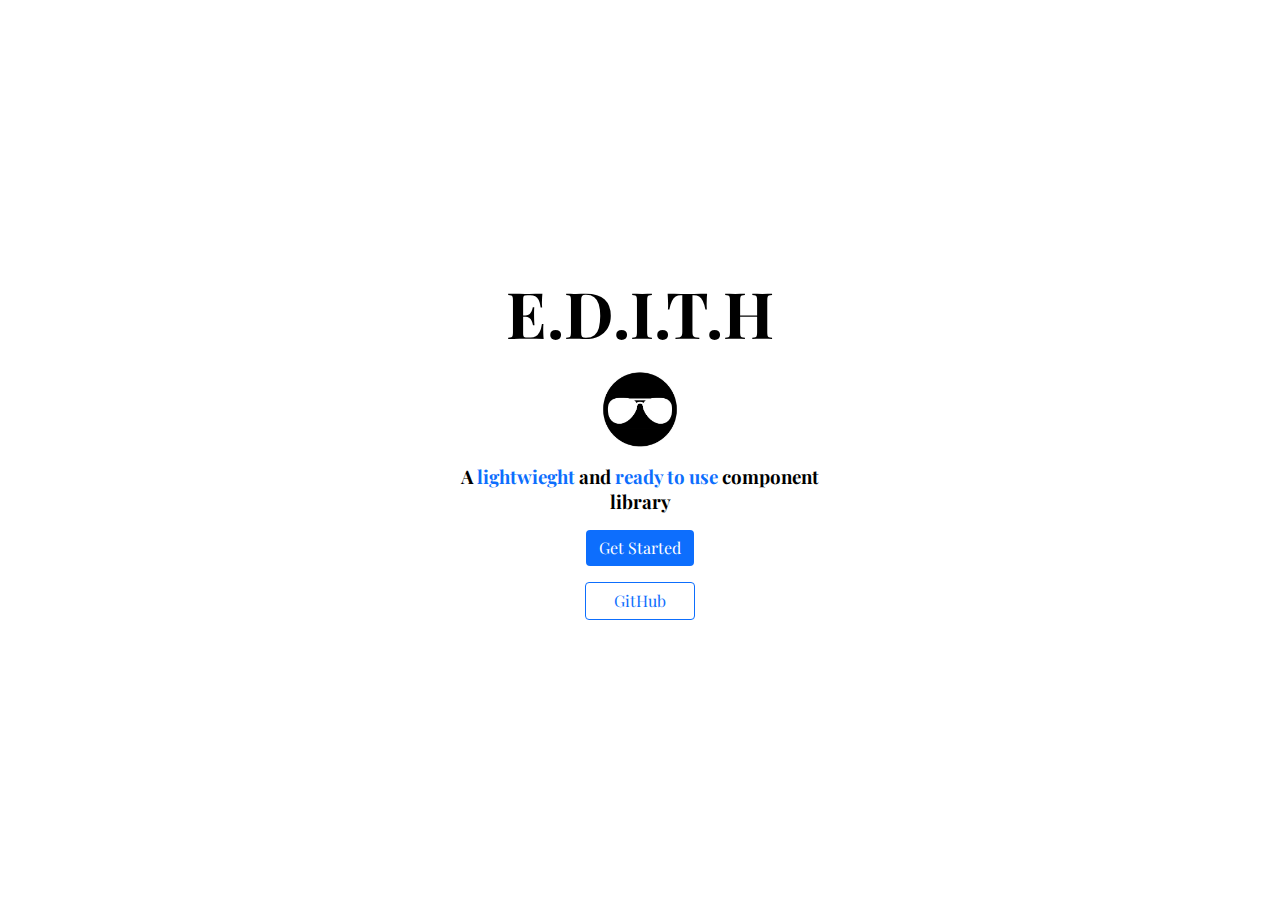
<file: index.html>
<!DOCTYPE html>
<html lang="en">
<head>
    <meta charset="UTF-8">
    <meta http-equiv="X-UA-Compatible" content="IE=edge">
    <meta name="viewport" content="width=device-width, initial-scale=1.0">
    <link rel="stylesheet" href="index.css">
    <title>E.D.I.T.H</title>
</head>
<body>
    <main class="landing-page-wrapper">
        <h1>E.D.I.T.H</h1>
        <img src="./Components/Images/EDITH.jpg" alt="logo" class="logo">
        <h3>A <span class="highlight">lightwieght</span> and <span class="highlight">ready to use</span> component library</h3>
        <a class="btn btn-primary btn-link" href="./Components/usage.html">Get Started</a>
        <a class="btn btn-outline btn-primary-outline btn-link" href="https://github.com/anandsr21harshit/Edith">GitHub</a>
    </main>
</body>
</html>
</file>
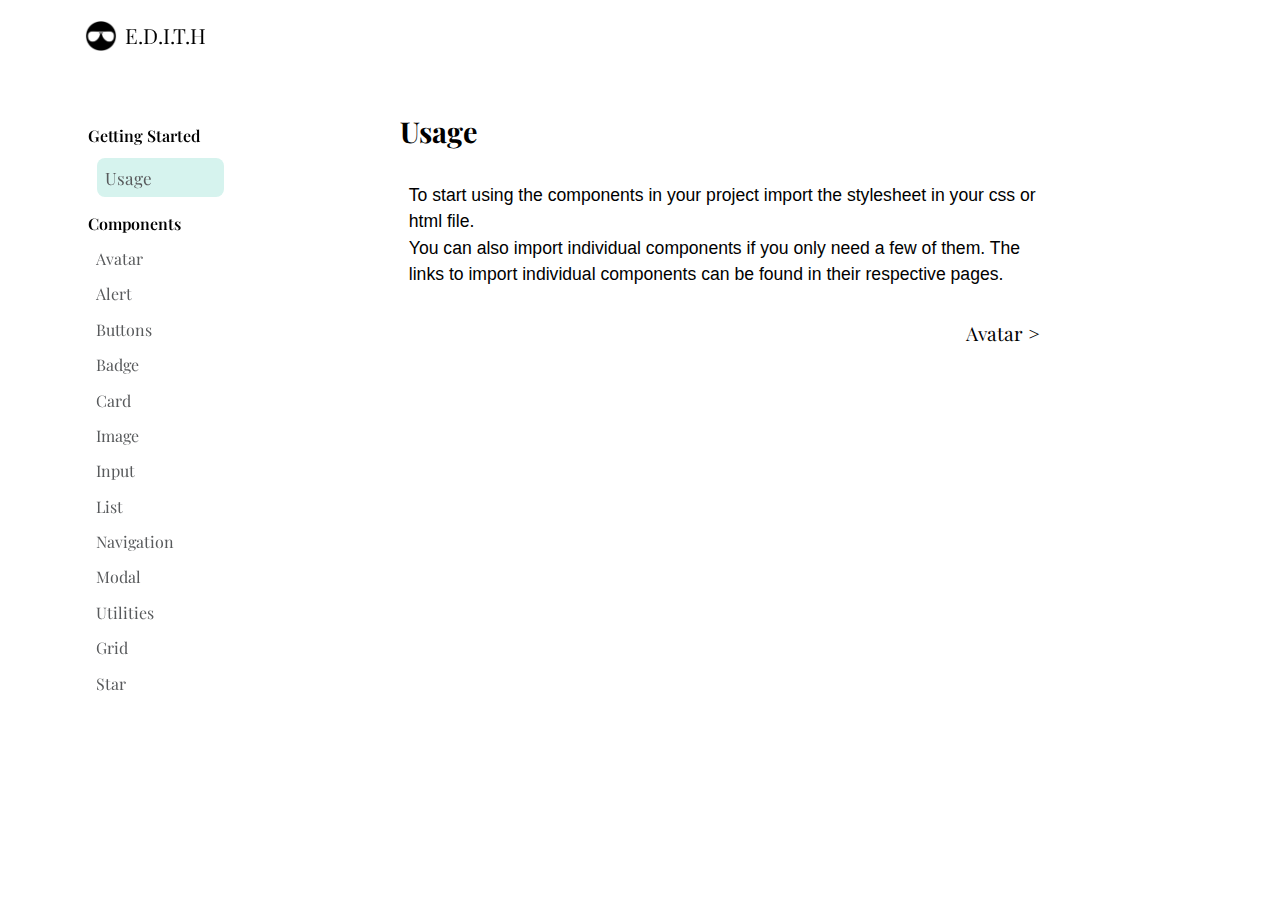
<file: Components/usage.html>
<!DOCTYPE html>
<html lang="en">
<head>
    <meta charset="UTF-8">
    <meta http-equiv="X-UA-Compatible" content="IE=edge">
    <meta name="viewport" content="width=device-width, initial-scale=1.0">
    <link rel="stylesheet" href="./usage.css">
    <title>EDITH: Usage</title>
</head>
<body>
    <header class="page-header">
        <a class="brandname-link" href="/index.html">
            <span class="brandname">
                <img
                    class="brandname-logo"
                    src="../EDITH.jpg"
                    alt="logo"
                />
                <span class="brandname-title">E.D.I.T.H</span>
            </span>
        </a>
    </header>

    <nav class="site-nav">
        <div class="nav-main-heading">Getting Started</div>

        <div class="nav-sub-heading">
            <a class="active" href="./usage.html">Usage</a>
        </div>

        <div class="nav-main-heading">Components</div>
        <ul class="nav-comp-section">
            <li class="component-links">
                <a href="../Components/Avatar/avatar.html">Avatar</a>
            </li>
            <li class="component-links">
                <a href="../Components/Alert/Alert.html">Alert</a>
            </li>
            <li class="component-links">
                <a href="../Components/Buttons/Buttons.html">Buttons</a>
            </li>
            <li class="component-links">
                <a href="../Components/Badge/badge.html">Badge</a>
            </li>
            <li class="component-links">
                <a href="../Components/Card/card.html">Card</a>
            </li>   
            <li class="component-links">
                <a href="#">Image</a>
            </li>
            <li class="component-links">
                <a href="../Components/Input/input.html">Input</a>
            </li>
            <li class="component-links">
                <a href="../Components/List/list.html">List</a>
            </li>
            <li class="component-links">
                <a href="../Components/Navigation/navigation.html">Navigation</a>
            </li>
            <li class="component-links">
                <a href="../Components/Modal/modal.html">Modal</a>
            </li>
            <li class="component-links">
                <a href="../Components/Utilities/utilities.html">Utilities</a>
            </li>
            <li class="component-links">
                <a href="../Components/Grid/grid.html">Grid</a>
            </li>
            <li class="component-links">
                <a href="../Components/Star/star.html">Star</a>
            </li>
        </ul>
    </nav>
    <main class="comp-disp">
        <h1 class="comp-disp-header">Usage</h1>
        <p class="comp-desc">
            To start using the components in your project import the
            stylesheet in your css or html file.
        </p>
        <script src="https://emgithub.com/embed.js?target=https%3A%2F%2Fgithub.com%2Fanandsr21harshit%2FEdith%2Fblob%2Fdev%2FComponents%2Fcss-snippet.txt&style=darcula&showCopy=on"></script>
        <p class="comp-desc">
            You can also import individual components if you only need a few
            of them. The links to import individual components can be found
            in their respective pages.
        </p>
        <footer class="page-footer">
            <a href="" class="footer-button"></a>
            <a href="./Avatar/avatar.html" class="footer-button"> Avatar &gt; </a>
        </footer>
    </main>
</body>
</html>
</file>
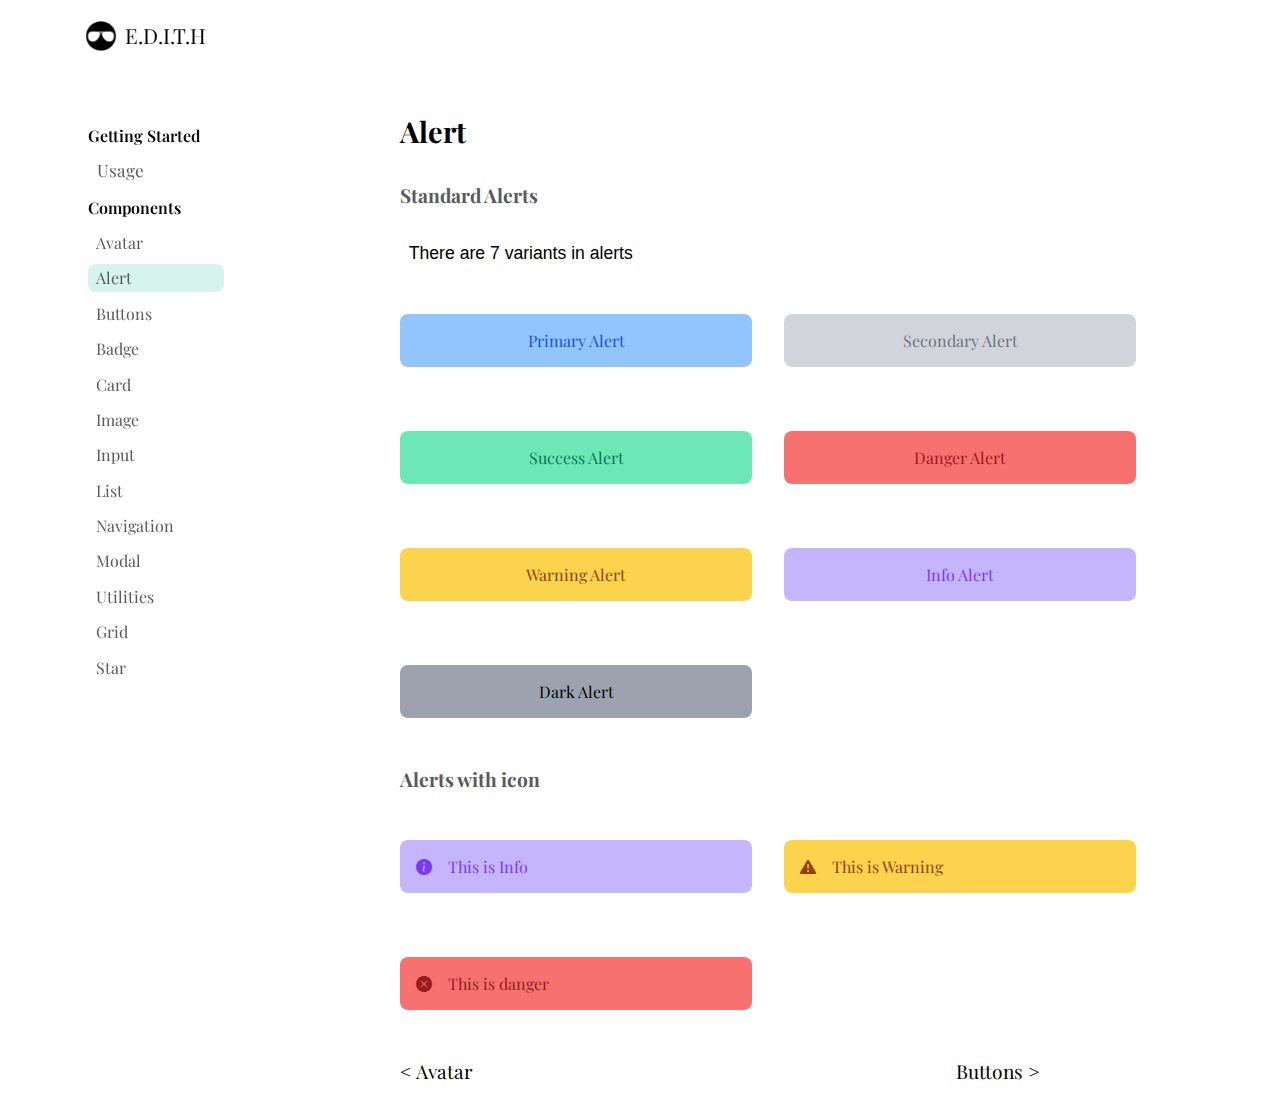
<file: Components/Alert/Alert.html>
<!DOCTYPE html>
<html lang="en">
<head>
    <meta charset="UTF-8">
    <meta http-equiv="X-UA-Compatible" content="IE=edge">
    <meta name="viewport" content="width=device-width, initial-scale=1.0">
    <link rel="stylesheet" href="https://cdn.jsdelivr.net/npm/bootstrap-icons@1.7.2/font/bootstrap-icons.css">
    <link rel="stylesheet" href="../css/layout.css">
    <link rel="stylesheet" href="Alert.css">
    <title>Alert</title>
</head>
<body> 
    <header class="page-header">
        <a class="brandname-link" href="/index.html">
            <span class="brandname">
                <img
                    class="brandname-logo"
                    src="../Images/EDITH.jpg"
                    alt="logo"
                />
                <span class="brandname-title">E.D.I.T.H</span>
            </span>
        </a>
    </header>

    <nav class="site-nav">
        <div class="nav-main-heading">Getting Started</div>

        <div class="nav-sub-heading">
            <a href="../usage.html">Usage</a>
        </div>

        <div class="nav-main-heading">Components</div>
        <ul class="nav-comp-section">
            <li class="component-links">
                <a href="../Avatar/avatar.html">Avatar</a>
            </li>
            <li class="component-links">
                <a href="../Alert/Alert.html" class="active">Alert</a>
            </li>
            <li class="component-links">
                <a href="../Buttons/Buttons.html">Buttons</a>
            </li>
            <li class="component-links">
                <a href="../Badge/badge.html">Badge</a>
            </li>
            <li class="component-links">
                <a href="../Card/card.html">Card</a>
            </li>   
            <li class="component-links">
                <a href="../Image/image.html">Image</a>
            </li>
            <li class="component-links">
                <a href="../Input/input.html">Input</a>
            </li>
            <li class="component-links">
                <a href="../List/list.html">List</a>
            </li>
            <li class="component-links">
                <a href="../Navigation/navigation.html">Navigation</a>
            </li>
            <li class="component-links">
                <a href="../Modal/modal.html">Modal</a>
            </li>
            <li class="component-links">
                <a href="../Utilities/utilities.html">Utilities</a>
            </li>
            <li class="component-links">
                <a href="../Grid/grid.html">Grid</a>
            </li>
            <li class="component-links">
                <a href="../Star/star.html">Star</a>
            </li>
        </ul>
    </nav>
    <main class="comp-disp">
        <h1 class="comp-disp-header">Alert</h1>
        <script src="https://emgithub.com/embed.js?target=https%3A%2F%2Fgithub.com%2Fanandsr21harshit%2FEdith%2Fblob%2Fdev%2FComponents%2Fsnippet%2Falert-css.txt&style=darcula&showCopy=on"></script>
        <h2 class="sub-comp-header">Standard Alerts</h2>
        <p class="comp-desc">There are 7 variants in alerts</p>
        <div class="alert-wrapper">
            <div class="alert alert-primary">Primary Alert</div>
            <div class="alert alert-secondary">Secondary Alert</div>
            <div class="alert alert-success">Success Alert</div>
            <div class="alert alert-danger">Danger Alert</div>
            <div class="alert alert-warning">Warning Alert</div>
            <div class="alert alert-info">Info Alert</div>
            <div class="alert alert-dark">Dark Alert</div>
        </div> 
        <script src="https://emgithub.com/embed.js?target=https%3A%2F%2Fgithub.com%2Fanandsr21harshit%2FEdith%2Fblob%2Fsnippet%2FComponents%2Fsnippet%2Falert.txt%23L1-L9&style=darcula&showCopy=on"></script>

        <h2 class="sub-comp-header">Alerts with icon</h2>
        <div class="alert-wrapper">
            <div class="alert alert-info-icon"><i class="bi bi-info-circle-fill"></i>This is Info</div>
            <div class="alert alert-warning-icon"><i class="bi bi-exclamation-triangle-fill"></i>This is Warning</div>
            <div class="alert alert-danger-icon"><i class="bi bi-x-circle-fill"></i>This is danger</div>
        </div>
        <script src="https://emgithub.com/embed.js?target=https%3A%2F%2Fgithub.com%2Fanandsr21harshit%2FEdith%2Fblob%2Fsnippet%2FComponents%2Fsnippet%2Falert.txt%23L11-L15&style=darcula&showCopy=on"></script>
        <footer class="page-footer">
            <a href="/Components/Avatar/avatar.html" class="footer-button">&lt; Avatar</a>
            <a href="../Buttons/Buttons.html" class="footer-button"> Buttons &gt; </a>
        </footer>
    </main>
</body>
</html>
</file>
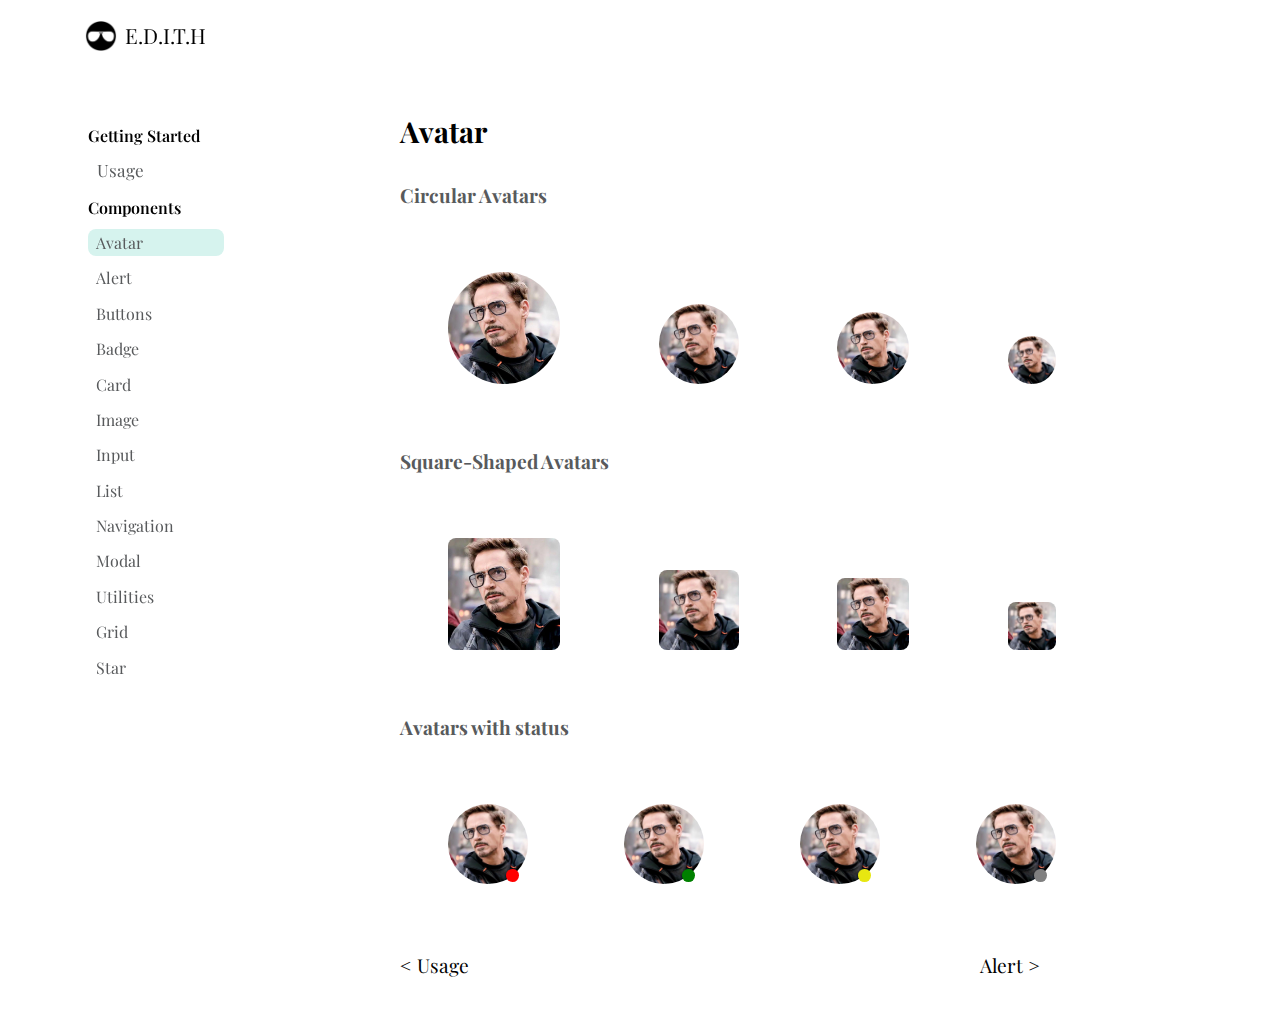
<file: Components/Avatar/avatar.html>
<!DOCTYPE html>
<html lang="en">
<head>
    <meta charset="UTF-8">
    <meta http-equiv="X-UA-Compatible" content="IE=edge">
    <meta name="viewport" content="width=device-width, initial-scale=1.0">
    <link rel="stylesheet" href="https://cdn.jsdelivr.net/npm/bootstrap-icons@1.7.2/font/bootstrap-icons.css">
    <link rel="stylesheet" href="../css/layout.css">
    <link rel="stylesheet" href="./avatar.css">
    <title>Avatar</title>
</head>
<body>
    <header class="page-header">
        <a class="brandname-link" href="/index.html">
            <span class="brandname">
                <img
                    class="brandname-logo"
                    src="../Images/EDITH.jpg"
                    alt="logo"
                />
                <span class="brandname-title">E.D.I.T.H</span>
            </span>
        </a>
    </header>

    <nav class="site-nav">
        <div class="nav-main-heading">Getting Started</div>

        <div class="nav-sub-heading">
            <a href="../usage.html">Usage</a>
        </div>

        <div class="nav-main-heading">Components</div>
        <ul class="nav-comp-section">
            <li class="component-links">
                <a href="../Avatar/avatar.html" class="active">Avatar</a>
            </li>
            <li class="component-links">
                <a href="../Alert/Alert.html">Alert</a>
            </li>
            <li class="component-links">
                <a href="../Buttons/Buttons.html">Buttons</a>
            </li>
            <li class="component-links">
                <a href="../Badge/badge.html">Badge</a>
            </li>
            <li class="component-links">
                <a href="../Card/card.html">Card</a>
            </li>   
            <li class="component-links">
                <a href="../Image/image.html">Image</a>
            </li>
            <li class="component-links">
                <a href="../Input/input.html">Input</a>
            </li>
            <li class="component-links">
                <a href="../List/list.html">List</a>
            </li>
            <li class="component-links">
                <a href="../Navigation/navigation.html">Navigation</a>
            </li>
            <li class="component-links">
                <a href="../Modal/modal.html">Modal</a>
            </li>
            <li class="component-links">
                <a href="../Utilities/utilities.html">Utilities</a>
            </li>
            <li class="component-links">
                <a href="../Grid/grid.html">Grid</a>
            </li>
            <li class="component-links">
                <a href="../Star/star.html">Star</a>
            </li>
        </ul>
    </nav>


    <main class="comp-disp">
        <h1 class="comp-disp-header">Avatar</h1>
        <script src="https://emgithub.com/embed.js?target=https%3A%2F%2Fgithub.com%2Fanandsr21harshit%2FEdith%2Fblob%2Fdev%2FComponents%2Fsnippet%2Falert-css.txt&style=darcula&showCopy=on"></script>
        <h2 class="sub-comp-header">Circular Avatars</h2>
        <div class="avatar-container">
            <img class="avatar-circle avatar-xl" src="./Images/tony-stark.jpeg" alt="avatar">
            <img class="avatar-circle avatar-l" src="./Images/tony-stark.jpeg" alt="avatar">
            <img class="avatar-circle avatar-m" src="./Images/tony-stark.jpeg" alt="avatar">
            <img class="avatar-circle avatar-s" src="./Images/tony-stark.jpeg" alt="avatar">
        </div>
        <script src="https://emgithub.com/embed.js?target=https%3A%2F%2Fgithub.com%2Fanandsr21harshit%2FEdith%2Fblob%2Fsnippet%2FComponents%2Fsnippet%2Favatar.txt%23L1-L6&style=darcula&showCopy=on"></script>

        <h2 class="sub-comp-header">Square-Shaped Avatars</h2>
        <div class="avatar-container">
            <img class="avatar avatar-xl" src="./Images/tony-stark.jpeg" alt="avatar">
            <img class="avatar avatar-l" src="./Images/tony-stark.jpeg" alt="avatar">
            <img class="avatar avatar-m" src="./Images/tony-stark.jpeg" alt="avatar">
            <img class="avatar avatar-s" src="./Images/tony-stark.jpeg" alt="avatar">
        </div>
        <script src="https://emgithub.com/embed.js?target=https%3A%2F%2Fgithub.com%2Fanandsr21harshit%2FEdith%2Fblob%2Fsnippet%2FComponents%2Fsnippet%2Favatar.txt%23L8-L13&style=darcula&showCopy=on"></script>

        <h2 class="sub-comp-header">Avatars with status</h2>
        <div class="avatar-container">
            <div class="picture">
                <img class="avatar-circle avatar-l" src="./Images/tony-stark.jpeg" alt="avatar">
                <div class="busy"></div>
            </div>
    
            <div class="picture">
                <img class="avatar-circle avatar-l" src="./Images/tony-stark.jpeg" alt="avatar">
                <div class="available"></div>
            </div>
    
            <div class="picture">
                <img class="avatar-circle avatar-l" src="./Images/tony-stark.jpeg" alt="avatar">
                <div class="brb"></div>
            </div>
    
            <div class="picture">
                <img class="avatar-circle avatar-l" src="./Images/tony-stark.jpeg" alt="avatar">
                <div class="offline"></div>
            </div>    
        </div>
        <script src="https://emgithub.com/embed.js?target=https%3A%2F%2Fgithub.com%2Fanandsr21harshit%2FEdith%2Fblob%2Fsnippet%2FComponents%2Fsnippet%2Favatar.txt%23L15-L35&style=darcula&showCopy=on"></script>
        <footer class="page-footer">
            <a href="/Components/usage.html" class="footer-button">&lt; Usage</a>
            <a href="../Alert/Alert.html" class="footer-button"> Alert &gt; </a>
        </footer>    
    </main>
</body>
</html>
</file>
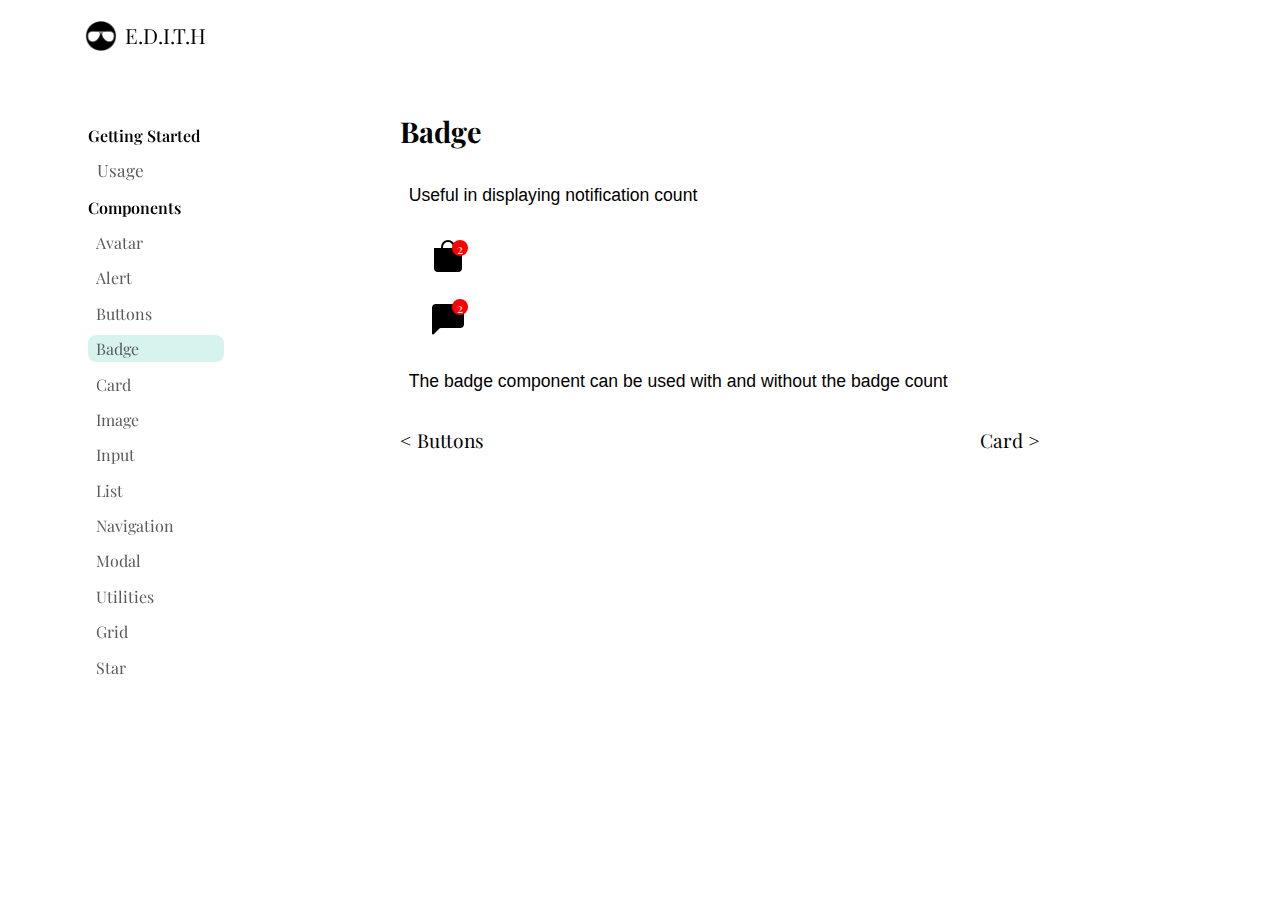
<file: Components/Badge/badge.html>
<!DOCTYPE html>
<html lang="en">
<head>
    <meta charset="UTF-8">
    <meta http-equiv="X-UA-Compatible" content="IE=edge">
    <meta name="viewport" content="width=device-width, initial-scale=1.0">
    <link rel="stylesheet" href="/Components/usage.css">
    <link rel="stylesheet" href="./badge.css">
    <title>Badge</title>
</head>
<body>
    <header class="page-header">
        <a class="brandname-link" href="/index.html">
            <span class="brandname">
                <img
                    class="brandname-logo"
                    src="../Images/EDITH.jpg"
                    alt="logo"
                />
                <span class="brandname-title">E.D.I.T.H</span>
            </span>
        </a>
    </header>

    <nav class="site-nav">
        <div class="nav-main-heading">Getting Started</div>

        <div class="nav-sub-heading">
            <a href="../usage.html">Usage</a>
        </div>

        <div class="nav-main-heading">Components</div>
        <ul class="nav-comp-section">
            <li class="component-links">
                <a href="../Avatar/avatar.html">Avatar</a>
            </li>
            <li class="component-links">
                <a href="../Alert/Alert.html">Alert</a>
            </li>
            <li class="component-links">
                <a href="../Buttons/Buttons.html">Buttons</a>
            </li>
            <li class="component-links">
                <a href="../Badge/badge.html" class="active">Badge</a>
            </li>
            <li class="component-links">
                <a href="../Card/card.html">Card</a>
            </li>   
            <li class="component-links">
                <a href="../Image/image.html">Image</a>
            </li>
            <li class="component-links">
                <a href="../Input/input.html">Input</a>
            </li>
            <li class="component-links">
                <a href="../List/list.html">List</a>
            </li>
            <li class="component-links">
                <a href="../Navigation/navigation.html">Navigation</a>
            </li>
            <li class="component-links">
                <a href="../Modal/modal.html">Modal</a>
            </li>
            <li class="component-links">
                <a href="../Utilities/utilities.html">Utilities</a>
            </li>
            <li class="component-links">
                <a href="../Grid/grid.html">Grid</a>
            </li>
            <li class="component-links">
                <a href="../Star/star.html">Star</a>
            </li>
        </ul>
    </nav>
    <main class="comp-disp">
        <h1 class="comp-disp-header">Badge</h1>
        <script src="https://emgithub.com/embed.js?target=https%3A%2F%2Fgithub.com%2Fanandsr21harshit%2FEdith%2Fblob%2Fdev%2FComponents%2Fsnippet%2Fbadge-css.txt&style=darcula&showCopy=on"></script>
        <p class="comp-desc">Useful in displaying notification count</p>
        <div class="badge-container">
            <img class="bag-icon" src="./bag-fill.svg" alt="Bag Icon">
            <div class="notification">2</div>
        </div>
        <div class="badge-container">
            <img class="message-icon" src="./chat.svg" alt="Chat Icon">
            <div class="notification msg-count">2</div>
        </div>
        <script src="https://emgithub.com/embed.js?target=https%3A%2F%2Fgithub.com%2Fanandsr21harshit%2FEdith%2Fblob%2Fdev%2FComponents%2Fsnippet%2Fbadge.txt%23L1-L8&style=darcula&showCopy=on"></script>
        <p class="comp-desc">The badge component can be used with and without the badge count</p>
        <footer class="page-footer">
            <a href="/Components/Buttons/Buttons.html" class="footer-button">&lt; Buttons</a>
            <a href="/Components/Card/card.html" class="footer-button"> Card &gt; </a>
        </footer>
    </main>
</body>
</html>
</file>
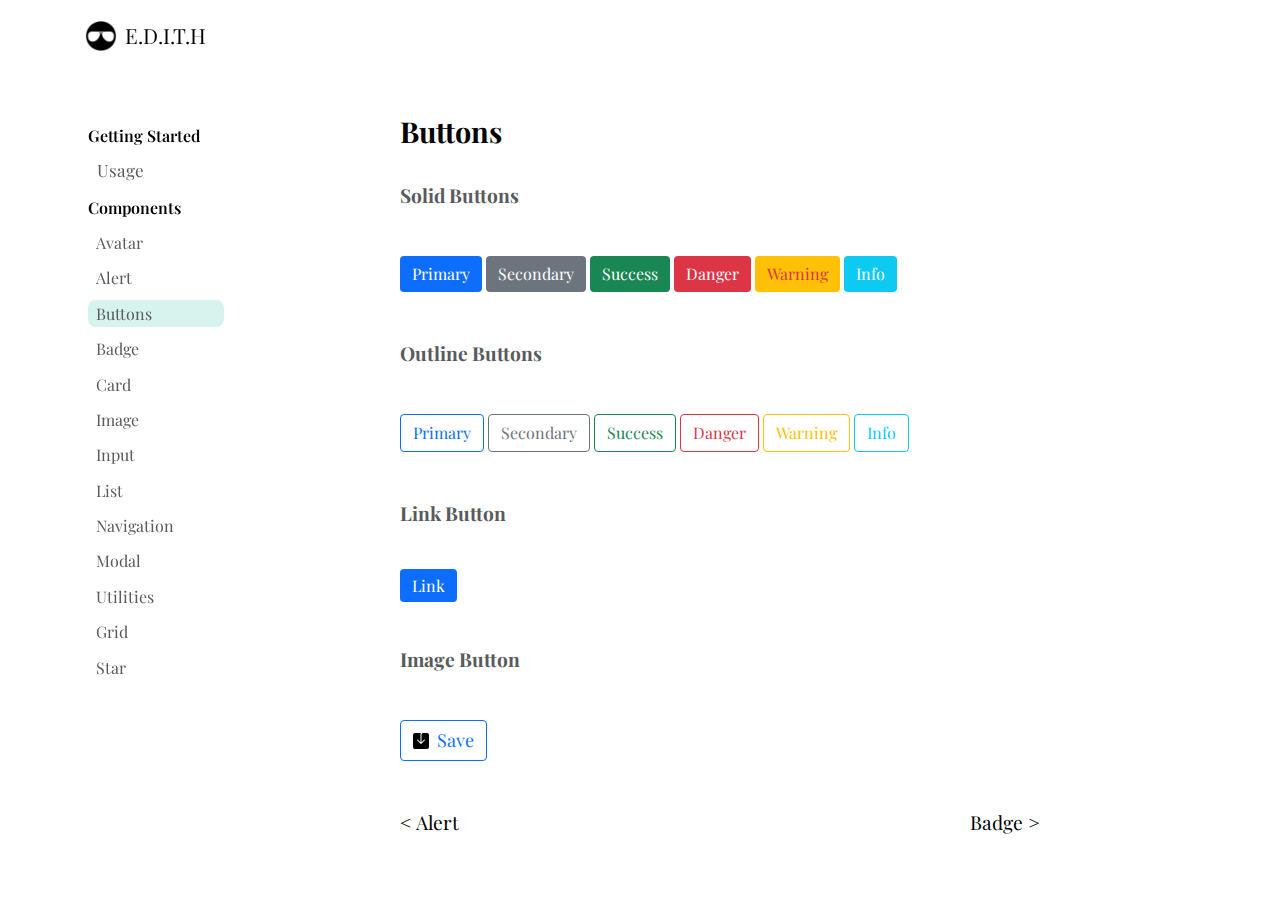
<file: Components/Buttons/Buttons.html>
<!DOCTYPE html>
<html lang="en">
<head>
    <meta charset="UTF-8">
    <meta http-equiv="X-UA-Compatible" content="IE=edge">
    <meta name="viewport" content="width=device-width, initial-scale=1.0">
    <link rel="stylesheet" href="../css/layout.css">
    <link rel="stylesheet" href="Buttons.css">
    <title>Buttons</title>
</head>
<body> 
    <header class="page-header">
        <a class="brandname-link" href="/index.html">
            <span class="brandname">
                <img
                    class="brandname-logo"
                    src="../Images/EDITH.jpg"
                    alt="logo"
                />
                <span class="brandname-title">E.D.I.T.H</span>
            </span>
        </a>
    </header>

    <nav class="site-nav">
        <div class="nav-main-heading">Getting Started</div>

        <div class="nav-sub-heading">
            <a href="../usage.html">Usage</a>
        </div>

        <div class="nav-main-heading">Components</div>
        <ul class="nav-comp-section">
            <li class="component-links">
                <a href="../Avatar/avatar.html">Avatar</a>
            </li>
            <li class="component-links">
                <a href="../Alert/Alert.html">Alert</a>
            </li>
            <li class="component-links">
                <a href="../Buttons/Buttons.html" class="active">Buttons</a>
            </li>
            <li class="component-links">
                <a href="../Badge/badge.html">Badge</a>
            </li>
            <li class="component-links">
                <a href="../Card/card.html">Card</a>
            </li>   
            <li class="component-links">
                <a href="../Image/image.html">Image</a>
            </li>
            <li class="component-links">
                <a href="../Input/input.html">Input</a>
            </li>
            <li class="component-links">
                <a href="../List/list.html">List</a>
            </li>
            <li class="component-links">
                <a href="../Navigation/navigation.html">Navigation</a>
            </li>
            <li class="component-links">
                <a href="../Modal/modal.html">Modal</a>
            </li>
            <li class="component-links">
                <a href="../Utilities/utilities.html">Utilities</a>
            </li>
            <li class="component-links">
                <a href="../Grid/grid.html">Grid</a>
            </li>
            <li class="component-links">
                <a href="../Star/star.html">Star</a>
            </li>
        </ul>
    </nav>
    <main class="comp-disp">
        <h1 class="comp-disp-header">Buttons</h1>
        <script src="https://emgithub.com/embed.js?target=https%3A%2F%2Fgithub.com%2Fanandsr21harshit%2FEdith%2Fblob%2Fdev%2FComponents%2Fsnippet%2Fbuttons-css.txt&style=darcula&showCopy=on"></script>
        <h2 class="sub-comp-header">Solid Buttons</h2>
        <div class="btn-container">
            <button type="button" class="btn btn-primary">Primary</button>
            <button type="button" class="btn btn-secondary">Secondary</button>
            <button type="button" class="btn btn-success">Success</button>
            <button type="button" class="btn btn-danger">Danger</button>
            <button type="button" class="btn btn-warning">Warning</button>
            <button type="button" class="btn btn-info">Info</button>
        </div>
        <script src="https://emgithub.com/embed.js?target=https%3A%2F%2Fgithub.com%2Fanandsr21harshit%2FEdith%2Fblob%2Fsnippet%2FComponents%2Fsnippet%2Fbuttons.txt%23L1-L8&style=darcula&showCopy=on"></script>

        <h2 class="sub-comp-header">Outline Buttons</h2>
        <div class="btn-container">
            <button type="button" class="btn btn-outline btn-primary-outline">Primary</button>
            <button type="button" class="btn btn-outline btn-secondary-outline">Secondary</button>
            <button type="button" class="btn btn-outline btn-success-outline">Success</button>
            <button type="button" class="btn btn-outline btn-danger-outline">Danger</button>
            <button type="button" class="btn btn-outline btn-warning-outline">Warning</button>
            <button type="button" class="btn btn-outline btn-info-outline">Info</button>
        </div>
        <script src="https://emgithub.com/embed.js?target=https%3A%2F%2Fgithub.com%2Fanandsr21harshit%2FEdith%2Fblob%2Fsnippet%2FComponents%2Fsnippet%2Fbuttons.txt%23L10-L17&style=darcula&showCopy=on"></script>

        <h2 class="sub-comp-header">Link Button</h2>
        <div class="btn-container">
            <a href="#" class="btn btn-primary btn-link">Link</a></button>
        </div>
        <script src="https://emgithub.com/embed.js?target=https%3A%2F%2Fgithub.com%2Fanandsr21harshit%2FEdith%2Fblob%2Fsnippet%2FComponents%2Fsnippet%2Fbuttons.txt%23L19-L21&style=darcula&showCopy=on"></script>

        <h2 class="sub-comp-header">Image Button</h2>
        <div class="btn-container">
            <div class="btn btn-outline btn-primary-outline btn-icon">
                <img class="icon" src="./images/save-fill.svg" alt="">
                <p>Save</p>
            </div>  
        </div>
        <script src="https://emgithub.com/embed.js?target=https%3A%2F%2Fgithub.com%2Fanandsr21harshit%2FEdith%2Fblob%2Fsnippet%2FComponents%2Fsnippet%2Fbuttons.txt%23L23-L28&style=darcula&showCopy=on"></script>
        <footer class="page-footer">
            <a href="/Components/Alert/Alert.html" class="footer-button">&lt; Alert</a>
            <a href="../Badge/badge.html" class="footer-button"> Badge &gt; </a>
        </footer> 
    </main>
</body>
</html>
</file>
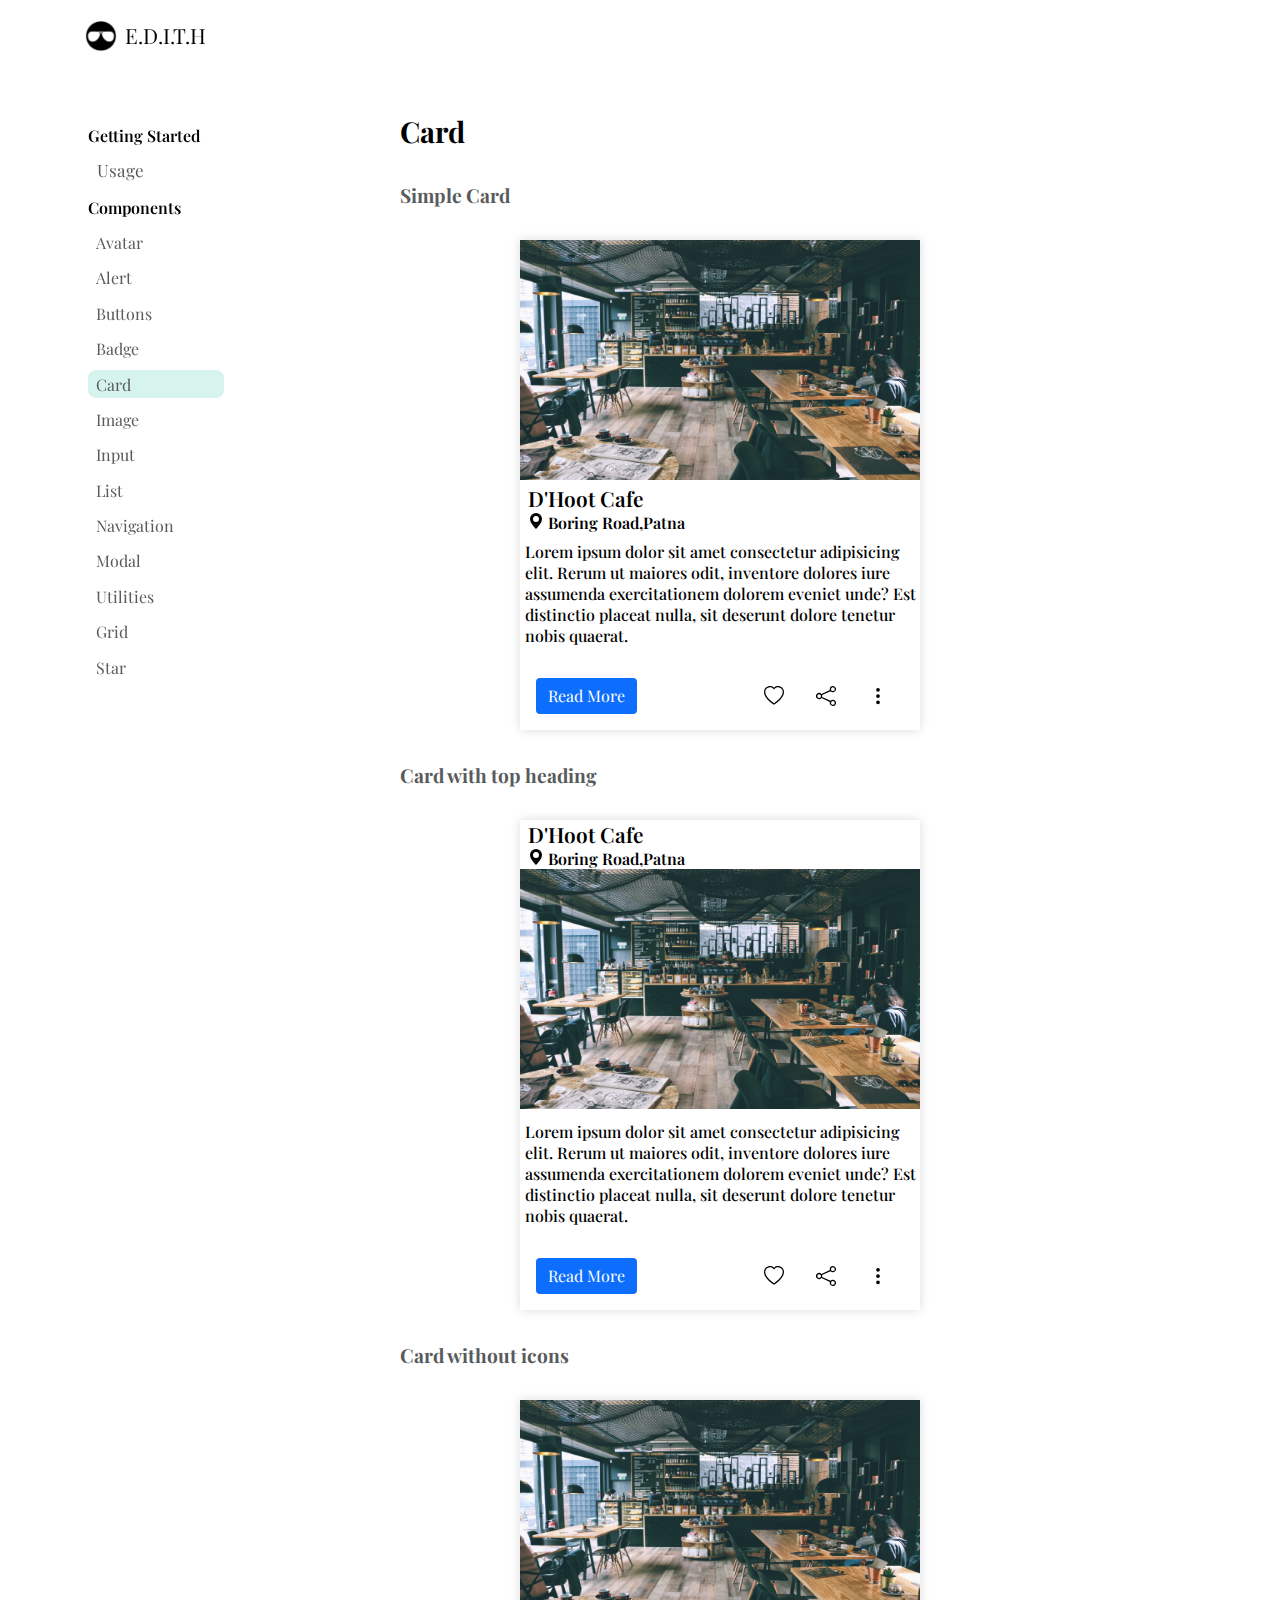
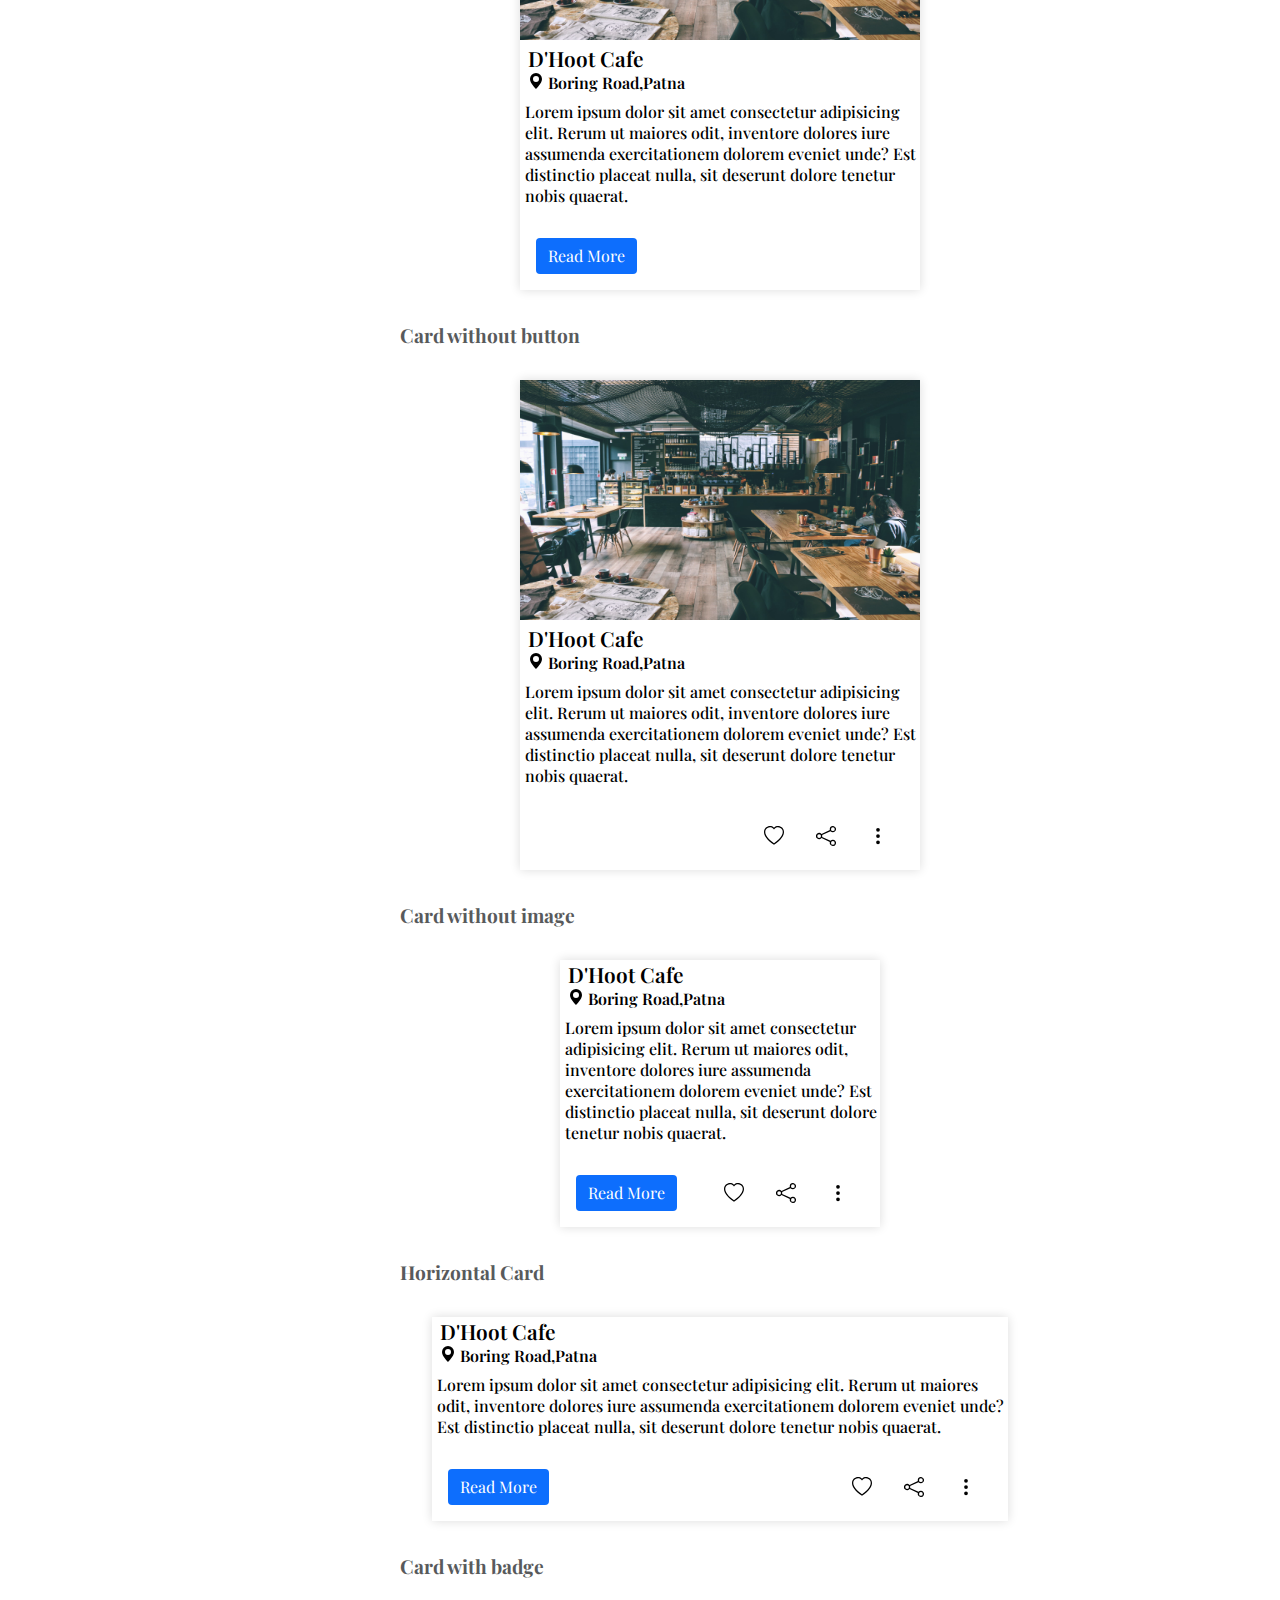
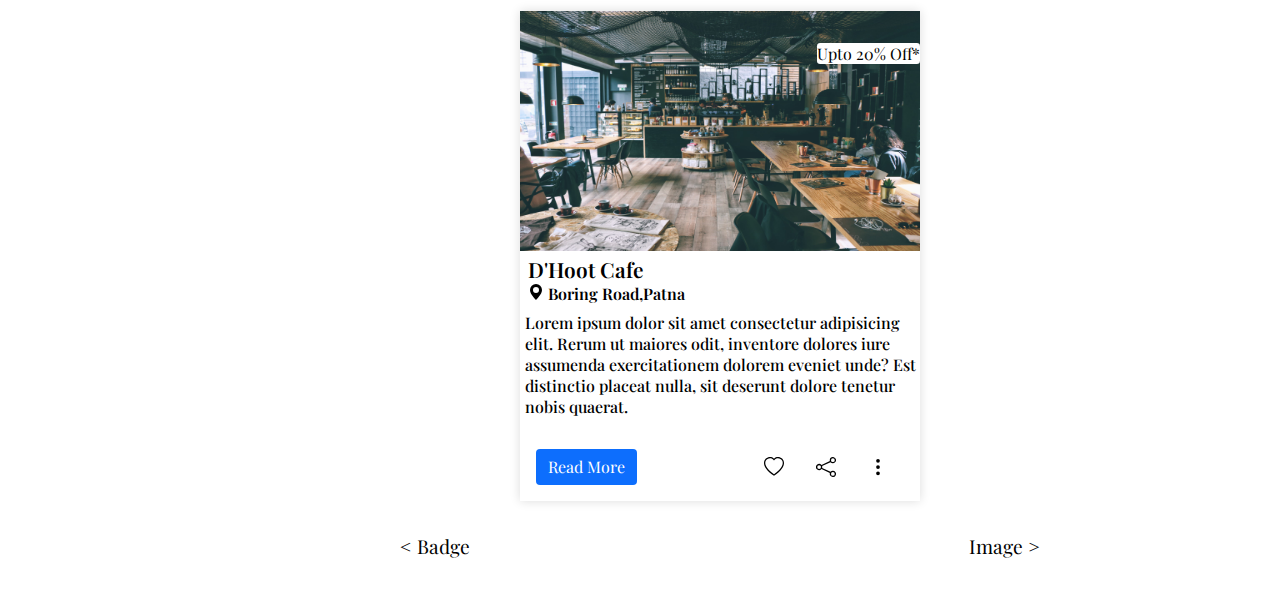
<file: Components/Card/card.html>
<!DOCTYPE html>
<html lang="en">
<head>
    <meta charset="UTF-8">
    <meta http-equiv="X-UA-Compatible" content="IE=edge">
    <meta name="viewport" content="width=device-width, initial-scale=1.0">
    <link rel="stylesheet" href="../css/layout.css">
    <link rel="stylesheet" href="card.css">
    <title>Card</title>
</head>
<body>
    <header class="page-header">
        <a class="brandname-link" href="/index.html">
            <span class="brandname">
                <img
                    class="brandname-logo"
                    src="../Images/EDITH.jpg"
                    alt="logo"
                />
                <span class="brandname-title">E.D.I.T.H</span>
            </span>
        </a>
    </header>

    <nav class="site-nav">
        <div class="nav-main-heading">Getting Started</div>

        <div class="nav-sub-heading">
            <a href="../usage.html">Usage</a>
        </div>

        <div class="nav-main-heading">Components</div>
        <ul class="nav-comp-section">
            <li class="component-links">
                <a href="../Avatar/avatar.html">Avatar</a>
            </li>
            <li class="component-links">
                <a href="../Alert/Alert.html">Alert</a>
            </li>
            <li class="component-links">
                <a href="../Buttons/Buttons.html">Buttons</a>
            </li>
            <li class="component-links">
                <a href="../Badge/badge.html">Badge</a>
            </li>
            <li class="component-links">
                <a href="../Card/card.html" class="active">Card</a>
            </li>   
            <li class="component-links">
                <a href="../Image/image.html">Image</a>
            </li>
            <li class="component-links">
                <a href="../Input/input.html">Input</a>
            </li>
            <li class="component-links">
                <a href="../List/list.html">List</a>
            </li>
            <li class="component-links">
                <a href="../Navigation/navigation.html">Navigation</a>
            </li>
            <li class="component-links">
                <a href="../Modal/modal.html">Modal</a>
            </li>
            <li class="component-links">
                <a href="../Utilities/utilities.html">Utilities</a>
            </li>
            <li class="component-links">
                <a href="../Grid/grid.html">Grid</a>
            </li>
            <li class="component-links">
                <a href="../Star/star.html">Star</a>
            </li>
        </ul>
    </nav>

    <main class="comp-disp">
        <h1 class="comp-disp-header">Card</h1>
        <script src="https://emgithub.com/embed.js?target=https%3A%2F%2Fgithub.com%2Fanandsr21harshit%2FEdith%2Fblob%2Fdev%2FComponents%2Fsnippet%2Fcard-css.txt&style=darcula&showCopy=on"></script>
        <h2 class="sub-comp-header">Simple Card</h2>
        <div class="card-container">
            <div class="card">
                <div class="card-img">
                    <img src="./images/cafe.jpg" alt="Cafeteria">
                </div>
                <div class="card-title">
                    D'Hoot Cafe
                </div>
                <div class="card-sub-title">
                    <img src="./images/geo-alt-fill.svg" alt="Location Icon">
                    Boring Road,Patna
                </div>
                <div class="card-content">
                    Lorem ipsum dolor sit amet consectetur adipisicing elit. Rerum ut maiores odit, inventore dolores iure assumenda exercitationem dolorem eveniet unde? Est distinctio placeat nulla, sit deserunt dolore tenetur nobis quaerat.
                </div>
                <footer class="card-footer">
                    <button class="btn btn-primary" type="button">Read More</button>
                    <div class="icons">
                        <img src="./images/like.svg" alt="Like Button">
                        <img src="./images/share.svg" alt="Share Button">
                        <img src="./images/dots-vertical.svg" alt="More Options">
                    </div>
                </footer>
            </div>
        </div>
        <script src="https://emgithub.com/embed.js?target=https%3A%2F%2Fgithub.com%2Fanandsr21harshit%2FEdith%2Fblob%2Fsnippet%2FComponents%2Fsnippet%2Fcard.txt%23L1-L25&style=darcula&showCopy=on"></script>

        <h2 class="sub-comp-header">Card with top heading</h2>
        <div class="card-container">
            <div class="card card-heading-top">
                <div class="card-img">
                    <img src="./images/cafe.jpg" alt="Cafeteria">
                </div>
                <div class="heading">
                    <div class="card-title">
                        D'Hoot Cafe
                    </div>
                    <div class="card-sub-title">
                        <img src="./images/geo-alt-fill.svg" alt="Location Icon">
                        Boring Road,Patna
                    </div>
                </div>
                <div class="card-content">
                    Lorem ipsum dolor sit amet consectetur adipisicing elit. Rerum ut maiores odit, inventore dolores iure assumenda exercitationem dolorem eveniet unde? Est distinctio placeat nulla, sit deserunt dolore tenetur nobis quaerat.
                </div>
                <footer class="card-footer">
                    <button class="btn btn-primary" type="button">Read More</button>
                    <div class="icons">
                        <div class="icons">
                            <img src="./images/like.svg" alt="Like Button">
                            <img src="./images/share.svg" alt="Share Button">
                            <img src="./images/dots-vertical.svg" alt="More Options">
                        </div>
                    </div>
                </footer>
            </div>
        </div>
        <script src="https://emgithub.com/embed.js?target=https%3A%2F%2Fgithub.com%2Fanandsr21harshit%2FEdith%2Fblob%2Fsnippet%2FComponents%2Fsnippet%2Fcard.txt%23L27-L55&style=darcula&showCopy=on"></script>

        <h2 class="sub-comp-header">Card without icons</h2>
        <div class="card-container">
            <div class="card card-without-icons">
                <div class="card-img">
                    <img src="./images/cafe.jpg" alt="Cafeteria">
                </div>
                <div class="heading">
                    <div class="card-title">
                        D'Hoot Cafe
                    </div>
                    <div class="card-sub-title">
                        <img src="./images/geo-alt-fill.svg" alt="Location Icon">
                        Boring Road,Patna
                    </div>
                </div>
                <div class="card-content">
                    Lorem ipsum dolor sit amet consectetur adipisicing elit. Rerum ut maiores odit, inventore dolores iure assumenda exercitationem dolorem eveniet unde? Est distinctio placeat nulla, sit deserunt dolore tenetur nobis quaerat.
                </div>
                <footer class="card-footer">
                    <button class="btn btn-primary" type="button">Read More</button>
                    <div class="icons">
                        <div class="icons">
                            <img src="./images/like.svg" alt="Like Button">
                            <img src="./images/share.svg" alt="Share Button">
                            <img src="./images/dots-vertical.svg" alt="More Options">
                        </div>
                    </div>
                </footer>
            </div>
        </div>
        <script src="https://emgithub.com/embed.js?target=https%3A%2F%2Fgithub.com%2Fanandsr21harshit%2FEdith%2Fblob%2Fsnippet%2FComponents%2Fsnippet%2Fcard.txt%23L57-L85&style=darcula&showCopy=on"></script>

        <h2 class="sub-comp-header">Card without button</h2>
        <div class="card-container">
            <div class="card card-without-button">
                <div class="card-img">
                    <img src="./images/cafe.jpg" alt="Cafeteria">
                </div>
                <div class="heading">
                    <div class="card-title">
                        D'Hoot Cafe
                    </div>
                    <div class="card-sub-title">
                        <img src="./images/geo-alt-fill.svg" alt="Location Icon">
                        Boring Road,Patna
                    </div>
                </div>
                <div class="card-content">
                    Lorem ipsum dolor sit amet consectetur adipisicing elit. Rerum ut maiores odit, inventore dolores iure assumenda exercitationem dolorem eveniet unde? Est distinctio placeat nulla, sit deserunt dolore tenetur nobis quaerat.
                </div>
                <footer class="card-footer">
                    <button class="btn btn-primary" type="button">Read More</button>
                    <div class="icons">
                        <div class="icons">
                            <img src="./images/like.svg" alt="Like Button">
                            <img src="./images/share.svg" alt="Share Button">
                            <img src="./images/dots-vertical.svg" alt="More Options">
                        </div>
                    </div>
                </footer>
            </div>
        </div>
        <script src="https://emgithub.com/embed.js?target=https%3A%2F%2Fgithub.com%2Fanandsr21harshit%2FEdith%2Fblob%2Fsnippet%2FComponents%2Fsnippet%2Fcard.txt%23L87-L115&style=darcula&showCopy=on"></script>

        <h2 class="sub-comp-header">Card without image</h2>
        <div class="card-container">
            <div class="card card-without-image">
                <div class="heading">
                    <div class="card-title">
                        D'Hoot Cafe
                    </div>
                    <div class="card-sub-title">
                        <img src="./images/geo-alt-fill.svg" alt="Location Icon">
                        Boring Road,Patna
                    </div>
                </div>
                <div class="card-content">
                    Lorem ipsum dolor sit amet consectetur adipisicing elit. Rerum ut maiores odit, inventore dolores iure assumenda exercitationem dolorem eveniet unde? Est distinctio placeat nulla, sit deserunt dolore tenetur nobis quaerat.
                </div>
                <footer class="card-footer">
                    <button class="btn btn-primary" type="button">Read More</button>
                    <div class="icons">
                        <div class="icons">
                            <img src="./images/like.svg" alt="Like Button">
                            <img src="./images/share.svg" alt="Share Button">
                            <img src="./images/dots-vertical.svg" alt="More Options">
                        </div>
                    </div>
                </footer>
            </div>
        </div>
        <script src="https://emgithub.com/embed.js?target=https%3A%2F%2Fgithub.com%2Fanandsr21harshit%2FEdith%2Fblob%2Fsnippet%2FComponents%2Fsnippet%2Fcard.txt%23L117-L142&style=darcula&showCopy=on"></script>
        
        <h2 class="sub-comp-header">Horizontal Card</h2>
        <div class="card-container">
            <div class="card card-horizontal">
                <div class="heading">
                    <div class="card-title">
                        D'Hoot Cafe
                    </div>
                    <div class="card-sub-title">
                        <img src="./images/geo-alt-fill.svg" alt="Location Icon">
                        Boring Road,Patna
                    </div>
                </div>
                <div class="card-content">
                    Lorem ipsum dolor sit amet consectetur adipisicing elit. Rerum ut maiores odit, inventore dolores iure assumenda exercitationem dolorem eveniet unde? Est distinctio placeat nulla, sit deserunt dolore tenetur nobis quaerat.
                </div>
                <footer class="card-footer">
                    <button class="btn btn-primary" type="button">Read More</button>
                    <div class="icons">
                        <div class="icons">
                            <img src="./images/like.svg" alt="Like Button">
                            <img src="./images/share.svg" alt="Share Button">
                            <img src="./images/dots-vertical.svg" alt="More Options">
                        </div>
                    </div>
                </footer>
            </div>
        </div>
        <script src="https://emgithub.com/embed.js?target=https%3A%2F%2Fgithub.com%2Fanandsr21harshit%2FEdith%2Fblob%2Fsnippet%2FComponents%2Fsnippet%2Fcard.txt%23L144-L169&style=darcula&showCopy=on"></script>

        <h2 class="sub-comp-header">Card with badge</h2>
        <div class="card-container">
            <div class="card card-with-badge">
                <div class="card-img">
                    <img src="./images/cafe.jpg" alt="Cafeteria">
                </div>
                <span class="badge">Upto 20% Off*</span>

                <div class="heading">
                    <div class="card-title">
                        D'Hoot Cafe
                    </div>
                    <div class="card-sub-title">
                        <img src="./images/geo-alt-fill.svg" alt="Location Icon">
                        Boring Road,Patna
                    </div>
                </div>
                <div class="card-content">
                    Lorem ipsum dolor sit amet consectetur adipisicing elit. Rerum ut maiores odit, inventore dolores iure assumenda exercitationem dolorem eveniet unde? Est distinctio placeat nulla, sit deserunt dolore tenetur nobis quaerat.
                </div>
                <footer class="card-footer">
                    <button class="btn btn-primary" type="button">Read More</button>
                    <div class="icons">
                        <div class="icons">
                            <img src="./images/like.svg" alt="Like Button">
                            <img src="./images/share.svg" alt="Share Button">
                            <img src="./images/dots-vertical.svg" alt="More Options">
                        </div>
                    </div>
                </footer>
            </div>
        </div>
        <script src="https://emgithub.com/embed.js?target=https%3A%2F%2Fgithub.com%2Fanandsr21harshit%2FEdith%2Fblob%2Fsnippet%2FComponents%2Fsnippet%2Fcard.txt%23L171-L201&style=darcula&showCopy=on"></script>
        <footer class="page-footer">
            <a href="/Components/Badge/badge.html" class="footer-button">&lt; Badge</a>
            <a href="../Image/image.html" class="footer-button"> Image &gt; </a>
        </footer> 
    </main>
</body>
</html>
</file>
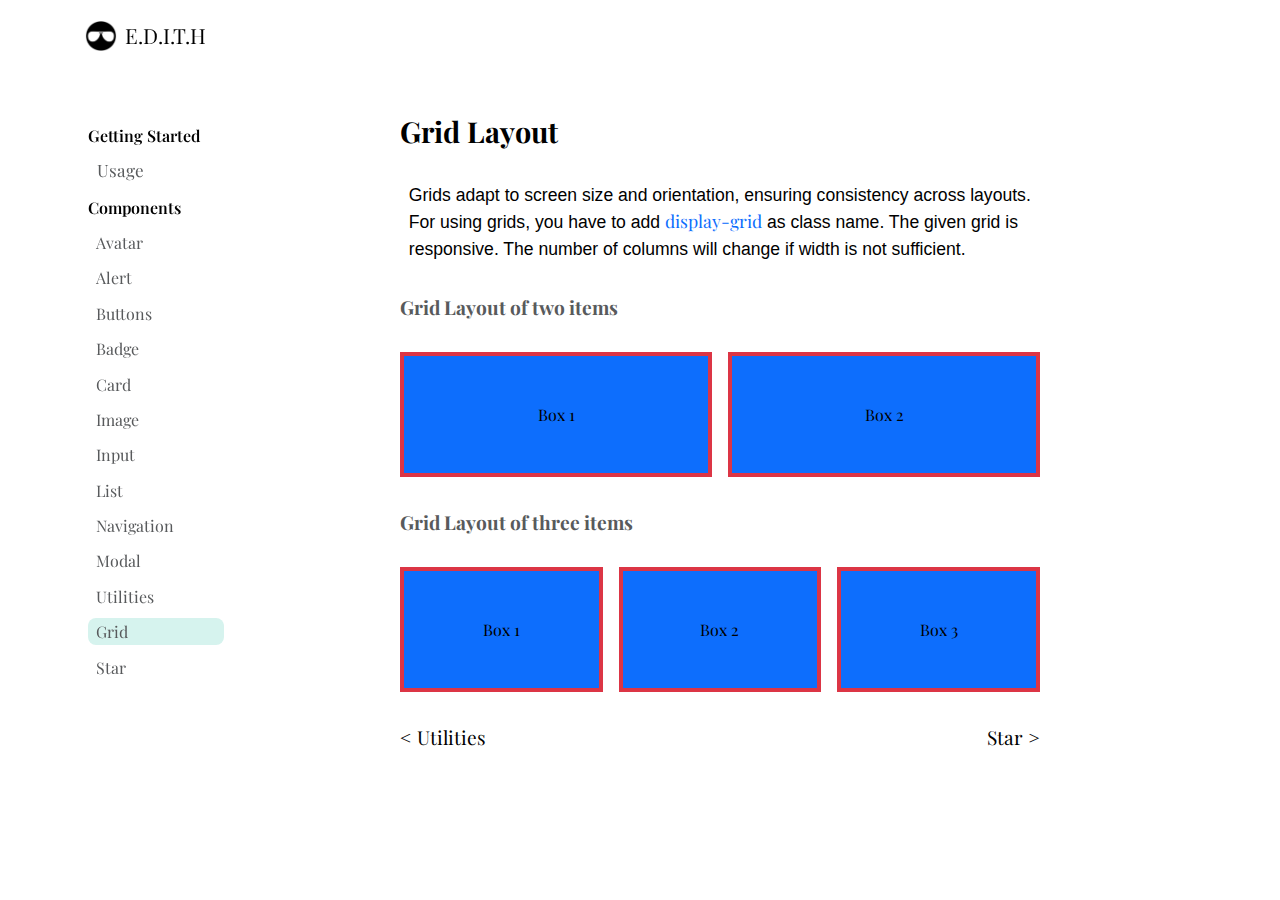
<file: Components/Grid/grid.html>
<!DOCTYPE html>
<html lang="en">
<head>
    <meta charset="UTF-8">
    <meta http-equiv="X-UA-Compatible" content="IE=edge">
    <meta name="viewport" content="width=device-width, initial-scale=1.0">
    <title>Grid</title>
    <link rel="stylesheet" href="/Components/usage.css">
    <link rel="stylesheet" href="grid.css">
</head>
<body>
    <header class="page-header">
        <a class="brandname-link" href="/index.html">
            <span class="brandname">
                <img
                    class="brandname-logo"
                    src="../Images/EDITH.jpg"
                    alt="logo"
                />
                <span class="brandname-title">E.D.I.T.H</span>
            </span>
        </a>
    </header>

    <nav class="site-nav">
        <div class="nav-main-heading">Getting Started</div>

        <div class="nav-sub-heading">
            <a href="../usage.html">Usage</a>
        </div>

        <div class="nav-main-heading">Components</div>
        <ul class="nav-comp-section">
            <li class="component-links">
                <a href="../Avatar/avatar.html">Avatar</a>
            </li>
            <li class="component-links">
                <a href="../Alert/Alert.html">Alert</a>
            </li>
            <li class="component-links">
                <a href="../Buttons/Buttons.html">Buttons</a>
            </li>
            <li class="component-links">
                <a href="../Badge/badge.html">Badge</a>
            </li>
            <li class="component-links">
                <a href="../Card/card.html">Card</a>
            </li>   
            <li class="component-links">
                <a href="../Image/image.html">Image</a>
            </li>
            <li class="component-links">
                <a href="../Input/input.html">Input</a>
            </li>
            <li class="component-links">
                <a href="../List/list.html">List</a>
            </li>
            <li class="component-links">
                <a href="../Navigation/navigation.html">Navigation</a>
            </li>
            <li class="component-links">
                <a href="../Modal/modal.html">Modal</a>
            </li>
            <li class="component-links">
                <a href="../Utilities/utilities.html">Utilities</a>
            </li>
            <li class="component-links">
                <a href="../Grid/grid.html" class="active">Grid</a>
            </li>
            <li class="component-links">
                <a href="../Star/star.html">Star</a>
            </li>
        </ul>
    </nav>
    <main class="comp-disp">
        <h1 class="comp-disp-header">Grid Layout</h1>
        <script src="https://emgithub.com/embed.js?target=https%3A%2F%2Fgithub.com%2Fanandsr21harshit%2FEdith%2Fblob%2Ftemp-dev%2FComponents%2Fsnippet%2Fgrid-css.txt&style=darcula&showCopy=on"></script>
        <p class="comp-desc">Grids adapt to screen size and orientation, ensuring consistency across layouts. For using grids, you have to add <span class="keywords">display-grid</span> as class name. The given grid is responsive. The number of columns will change if width is not sufficient.</p>

        <h2 class="sub-comp-header">Grid Layout of two items</h2>
        <div class="display-grid">
            <div class="box">Box 1</div>
            <div class="box">Box 2</div>
        </div>
        <script src="https://emgithub.com/embed.js?target=https%3A%2F%2Fgithub.com%2Fanandsr21harshit%2FEdith%2Fblob%2Ftemp-dev%2FComponents%2Fsnippet%2Fgrid.txt%23L1-L4&style=darcula&showCopy=on"></script>

        <h2 class="sub-comp-header">Grid Layout of three items</h2>
        <div class="display-grid">
            <div class="box">Box 1</div>
            <div class="box">Box 2</div>
            <div class="box">Box 3</div>
        </div>
        <script src="https://emgithub.com/embed.js?target=https%3A%2F%2Fgithub.com%2Fanandsr21harshit%2FEdith%2Fblob%2Ftemp-dev%2FComponents%2Fsnippet%2Fgrid.txt%23L6-L10&style=darcula&showCopy=on"></script>
        <footer class="page-footer">
            <a href="/Components/Card/card.html" class="footer-button">&lt; Utilities</a>
            <a href="/Components/Star/star.html" class="footer-button">Star &gt;</a>
        </footer> 
    </main>
</body>
</html>
</file>
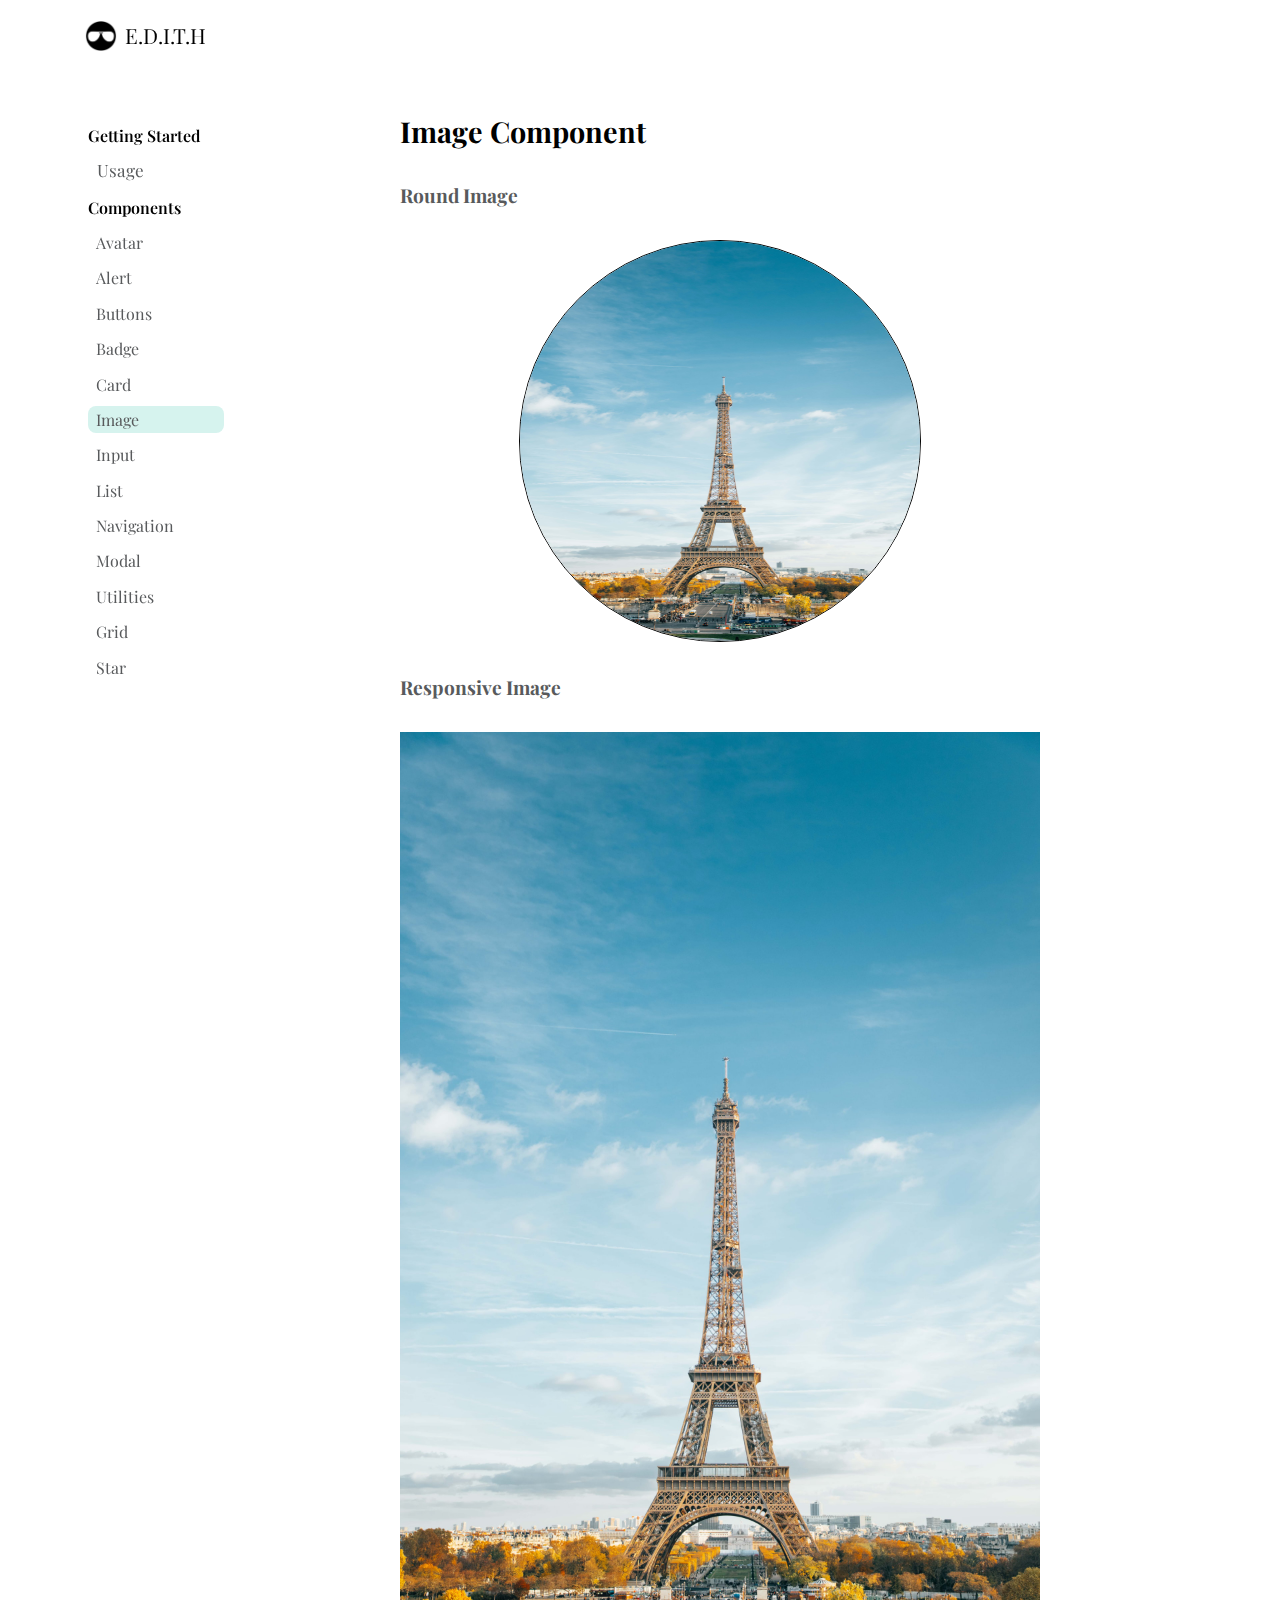
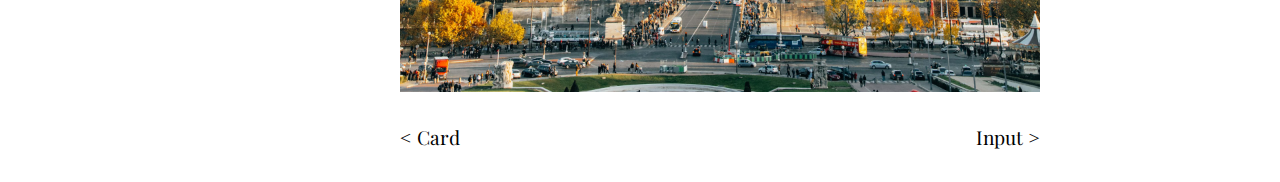
<file: Components/Image/image.html>
<!DOCTYPE html>
<html lang="en">
<head>
    <meta charset="UTF-8">
    <meta http-equiv="X-UA-Compatible" content="IE=edge">
    <meta name="viewport" content="width=device-width, initial-scale=1.0">
    <link rel="stylesheet" href="../css/layout.css">
    <link rel="stylesheet" href="./image.css">
    <title>Image</title>
</head>
<body>
    <header class="page-header">
        <a class="brandname-link" href="/index.html">
            <span class="brandname">
                <img
                    class="brandname-logo"
                    src="../Images/EDITH.jpg"
                    alt="logo"
                />
                <span class="brandname-title">E.D.I.T.H</span>
            </span>
        </a>
    </header>

    <nav class="site-nav">
        <div class="nav-main-heading">Getting Started</div>

        <div class="nav-sub-heading">
            <a href="../usage.html">Usage</a>
        </div>

        <div class="nav-main-heading">Components</div>
        <ul class="nav-comp-section">
            <li class="component-links">
                <a href="../Avatar/avatar.html">Avatar</a>
            </li>
            <li class="component-links">
                <a href="../Alert/Alert.html">Alert</a>
            </li>
            <li class="component-links">
                <a href="../Buttons/Buttons.html">Buttons</a>
            </li>
            <li class="component-links">
                <a href="../Badge/badge.html">Badge</a>
            </li>
            <li class="component-links">
                <a href="../Card/card.html">Card</a>
            </li>   
            <li class="component-links">
                <a href="../Image/image.html" class="active">Image</a>
            </li>
            <li class="component-links">
                <a href="../Input/input.html">Input</a>
            </li>
            <li class="component-links">
                <a href="../List/list.html">List</a>
            </li>
            <li class="component-links">
                <a href="../Navigation/navigation.html">Navigation</a>
            </li>
            <li class="component-links">
                <a href="../Modal/modal.html">Modal</a>
            </li>
            <li class="component-links">
                <a href="../Utilities/utilities.html">Utilities</a>
            </li>
            <li class="component-links">
                <a href="../Grid/grid.html">Grid</a>
            </li>
            <li class="component-links">
                <a href="../Star/star.html">Star</a>
            </li>
        </ul>
    </nav>

    <main class="comp-disp">
        <h1 class="comp-disp-header">Image Component</h1>
        <script src="https://emgithub.com/embed.js?target=https%3A%2F%2Fgithub.com%2Fanandsr21harshit%2FEdith%2Fblob%2Fdev%2FComponents%2Fsnippet%2Fimage-css.txt&style=darcula&showCopy=on"></script>
        <h2 class="sub-comp-header">Round Image</h2>
        <div class="image-container">
            <img src="./paris.jpg" alt="Paris Scene" class="round-image">
        </div>
        <script src="https://emgithub.com/embed.js?target=https%3A%2F%2Fgithub.com%2Fanandsr21harshit%2FEdith%2Fblob%2Fsnippet%2FComponents%2Fsnippet%2Fimage.txt%23L1-L3&style=darcula&showCopy=on"></script>

        <h2 class="sub-comp-header">Responsive Image</h2>
        <div class="image-container">
            <img src="./paris.jpg" alt="Paris Scene" class="responsive-image">
        </div>
        <script src="https://emgithub.com/embed.js?target=https%3A%2F%2Fgithub.com%2Fanandsr21harshit%2FEdith%2Fblob%2Fsnippet%2FComponents%2Fsnippet%2Fimage.txt%23L5-L7&style=darcula&showCopy=on"></script>
        <footer class="page-footer">
            <a href="/Components/Card/card.html" class="footer-button">&lt; Card</a>
            <a href="../Input/input.html" class="footer-button"> Input &gt; </a>
        </footer> 
    </main>
</body>
</html>
</file>
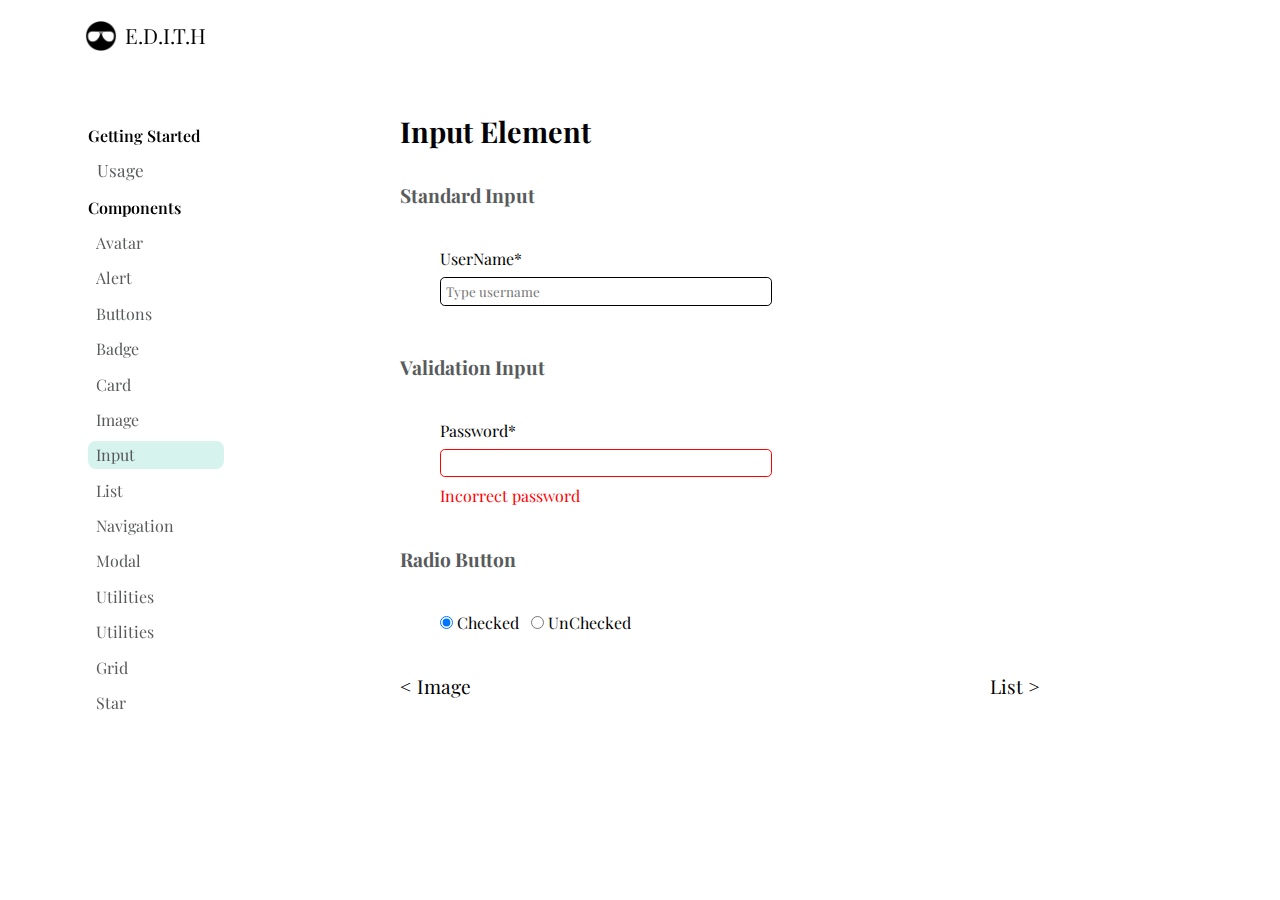
<file: Components/Input/input.html>
<!DOCTYPE html>
<html lang="en">
<head>
    <meta charset="UTF-8">
    <meta http-equiv="X-UA-Compatible" content="IE=edge">
    <meta name="viewport" content="width=device-width, initial-scale=1.0">
    <link rel="stylesheet" href="../css/layout.css">
    <link rel="stylesheet" href="input.css">
    <title>Input</title>
</head>
<body>
    <header class="page-header">
        <a class="brandname-link" href="/index.html">
            <span class="brandname">
                <img
                    class="brandname-logo"
                    src="../Images/EDITH.jpg"
                    alt="logo"
                />
                <span class="brandname-title">E.D.I.T.H</span>
            </span>
        </a>
    </header>

    <nav class="site-nav">
        <div class="nav-main-heading">Getting Started</div>

        <div class="nav-sub-heading">
            <a href="../usage.html">Usage</a>
        </div>

        <div class="nav-main-heading">Components</div>
        <ul class="nav-comp-section">
            <li class="component-links">
                <a href="../Avatar/avatar.html">Avatar</a>
            </li>
            <li class="component-links">
                <a href="../Alert/Alert.html">Alert</a>
            </li>
            <li class="component-links">
                <a href="../Buttons/Buttons.html">Buttons</a>
            </li>
            <li class="component-links">
                <a href="../Badge/badge.html">Badge</a>
            </li>
            <li class="component-links">
                <a href="../Card/card.html">Card</a>
            </li>   
            <li class="component-links">
                <a href="../Image/image.html">Image</a>
            </li>
            <li class="component-links">
                <a href="../Input/input.html" class="active">Input</a>
            </li>
            <li class="component-links">
                <a href="../List/list.html">List</a>
            </li>
            <li class="component-links">
                <a href="../Navigation/navigation.html">Navigation</a>
            </li>
            <li class="component-links">
                <a href="../Modal/modal.html">Modal</a>
            </li>
            <li class="component-links">
                <a href="../Utilities/utilities.html">Utilities</a>
            </li>
            <li class="component-links">
                <a href="../Utilities/utilities.html">Utilities</a>
            </li>
            <li class="component-links">
                <a href="../Grid/grid.html">Grid</a>
            </li>
            <li class="component-links">
                <a href="../Star/star.html">Star</a>
            </li>
        </ul>
    </nav>

    <main class="comp-disp">
        <h1 class="comp-disp-header">Input Element</h1>
        <script src="https://emgithub.com/embed.js?target=https%3A%2F%2Fgithub.com%2Fanandsr21harshit%2FEdith%2Fblob%2Fdev%2FComponents%2Fsnippet%2Finput-css.txt&style=darcula&showCopy=on"></script>
        <h2 class="sub-comp-header">Standard Input</h2>
        <div class="input-container">
            <label for="userName">UserName*</label>
            <input class="input input-primary" type="text" placeholder="Type username">
        </div>
        <script src="https://emgithub.com/embed.js?target=https%3A%2F%2Fgithub.com%2Fanandsr21harshit%2FEdith%2Fblob%2Fsnippet%2FComponents%2Fsnippet%2Finput.txt%23L1-L4&style=darcula&showCopy=on"></script>
        
        <h2 class="sub-comp-header">Validation Input</h2>
        <div class="input-container">
            <label for="userName">Password*</label>
            <input class="input input-error" type="text">
            <div class="error-txt">Incorrect password</div>
        </div>
        <script src="https://emgithub.com/embed.js?target=https%3A%2F%2Fgithub.com%2Fanandsr21harshit%2FEdith%2Fblob%2Fsnippet%2FComponents%2Fsnippet%2Finput.txt%23L6-L10&style=darcula&showCopy=on"></script>
        
        <h2 class="sub-comp-header">Radio Button</h2>
        <div class="radio-container">
            <label for="radio-1">
                <input id="radio-1" name="radio" type="radio" checked>
                Checked
            </label>
            <label for="radio-2">
                <input id="radio-2" name="radio" type="radio">
                UnChecked
            </label>
        </div>
        <script src="https://emgithub.com/embed.js?target=https%3A%2F%2Fgithub.com%2Fanandsr21harshit%2FEdith%2Fblob%2Fsnippet%2FComponents%2Fsnippet%2Finput.txt%23L12-L21&style=darcula&showCopy=on"></script>
        <footer class="page-footer">
            <a href="/Components/Image/image.html" class="footer-button">&lt; Image</a>
            <a href="/Components/List/list.html" class="footer-button">List &gt;</a>
        </footer>
    </main>
</body>
</html>
</file>
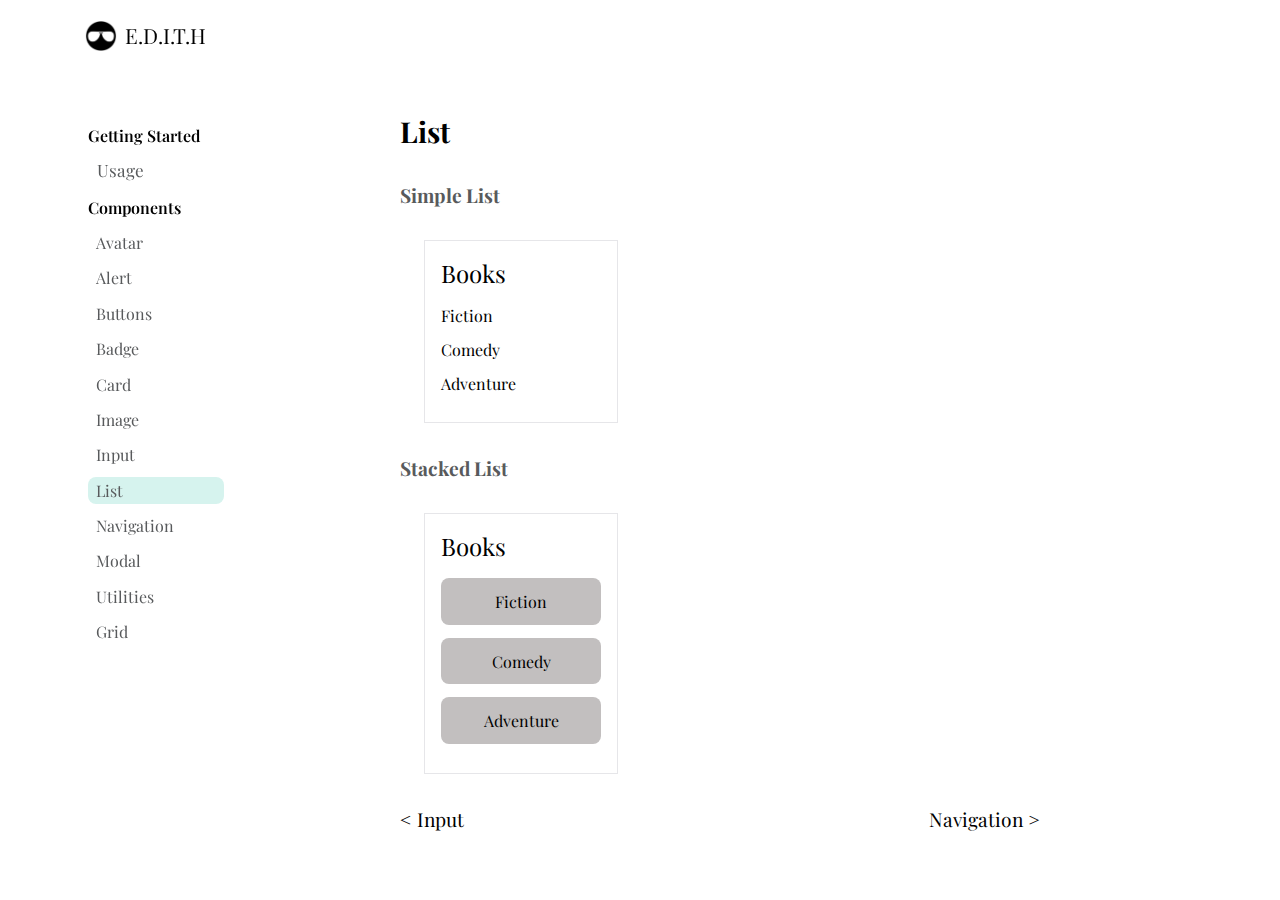
<file: Components/List/list.html>
<!DOCTYPE html>
<html lang="en">
<head>
    <meta charset="UTF-8">
    <meta http-equiv="X-UA-Compatible" content="IE=edge">
    <meta name="viewport" content="width=device-width, initial-scale=1.0">
    <link rel="stylesheet" href="/Components/usage.css">
    <link rel="stylesheet" href="./list.css">
    <title>List</title>
</head>
<body>
    <header class="page-header">
        <a class="brandname-link" href="/index.html">
            <span class="brandname">
                <img
                    class="brandname-logo"
                    src="../Images/EDITH.jpg"
                    alt="logo"
                />
                <span class="brandname-title">E.D.I.T.H</span>
            </span>
        </a>
    </header>

    <nav class="site-nav">
        <div class="nav-main-heading">Getting Started</div>

        <div class="nav-sub-heading">
            <a href="../usage.html">Usage</a>
        </div>

        <div class="nav-main-heading">Components</div>
        <ul class="nav-comp-section">
            <li class="component-links">
                <a href="../Avatar/avatar.html">Avatar</a>
            </li>
            <li class="component-links">
                <a href="../Alert/Alert.html">Alert</a>
            </li>
            <li class="component-links">
                <a href="../Buttons/Buttons.html">Buttons</a>
            </li>
            <li class="component-links">
                <a href="../Badge/badge.html">Badge</a>
            </li>
            <li class="component-links">
                <a href="../Card/card.html">Card</a>
            </li>   
            <li class="component-links">
                <a href="../Image/image.html">Image</a>
            </li>
            <li class="component-links">
                <a href="../Input/input.html">Input</a>
            </li>
            <li class="component-links">
                <a href="../List/list.html" class="active">List</a>
            </li>
            <li class="component-links">
                <a href="../Navigation/navigation.html">Navigation</a>
            </li>
            <li class="component-links">
                <a href="../Modal/modal.html">Modal</a>
            </li>
            <li class="component-links">
                <a href="../Utilities/utilities.html">Utilities</a>
            </li>
            <li class="component-links">
                <a href="../Grid//grid.html">Grid</a>
            </li>
        </ul>
    </nav>
    <main class="comp-disp">
        <h1 class="comp-disp-header">List</h1>
        <script src="https://emgithub.com/embed.js?target=https%3A%2F%2Fgithub.com%2Fanandsr21harshit%2FEdith%2Fblob%2Fdev%2FComponents%2Fsnippet%2Flist-css.txt&style=darcula&showCopy=on"></script>
        <h2 class="sub-comp-header">Simple List</h2>
        <ul class="list-container">
            <div class="list-heading">Books</div>
            <li>Fiction</li>
            <li>Comedy</li>
            <li>Adventure</li>
        </ul>
        <script src="https://emgithub.com/embed.js?target=https%3A%2F%2Fgithub.com%2Fanandsr21harshit%2FEdith%2Fblob%2Fdev%2FComponents%2Fsnippet%2Flist.txt%23L1-L6&style=darcula&showCopy=on"></script>

        <h2 class="sub-comp-header">Stacked List</h2>
        <ul class="list-container">
            <div class="list-heading">Books</div>
            <li class="stacked">Fiction</li>
            <li class="stacked">Comedy</li>
            <li class="stacked">Adventure</li>
        </ul>
        <script src="https://emgithub.com/embed.js?target=https%3A%2F%2Fgithub.com%2Fanandsr21harshit%2FEdith%2Fblob%2Fdev%2FComponents%2Fsnippet%2Flist.txt%23L8-L13&style=darcula&showCopy=on"></script>

        <footer class="page-footer">
            <a href="/Components/Input/input.html" class="footer-button">&lt; Input</a>
            <a href="/Components/Navigation/navigation.html" class="footer-button">Navigation &gt;</a>
        </footer>
    </main>
</body>
</html>
</file>
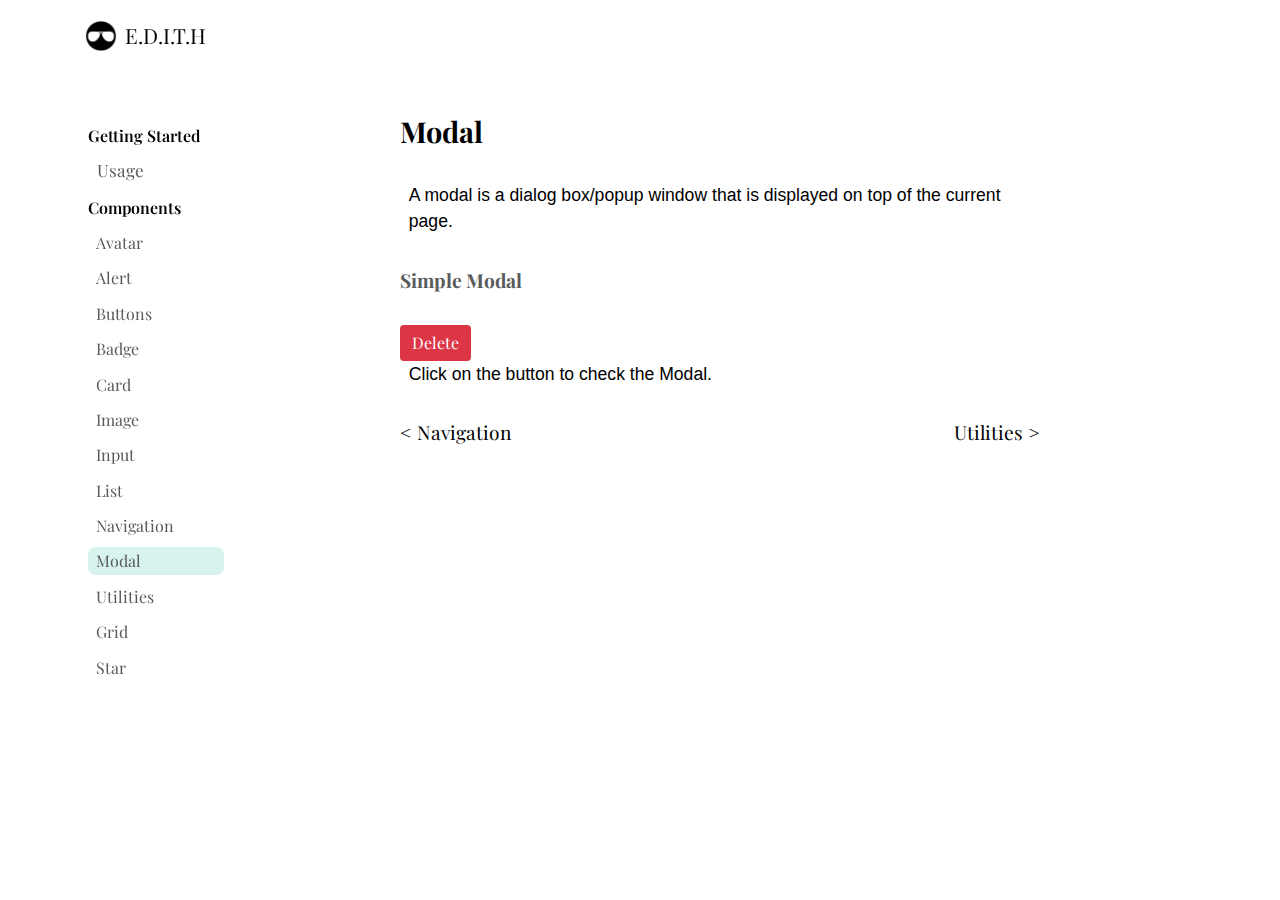
<file: Components/Modal/modal.html>
<!DOCTYPE html>
<html lang="en">
<head>
    <meta charset="UTF-8">
    <meta http-equiv="X-UA-Compatible" content="IE=edge">
    <meta name="viewport" content="width=device-width, initial-scale=1.0">
    <link rel="stylesheet" href="/Components/usage.css">
    <link rel="stylesheet" href="modal.css">
    <title>Modal</title>
</head>
<body>
    <header class="page-header">
        <a class="brandname-link" href="/index.html">
            <span class="brandname">
                <img
                    class="brandname-logo"
                    src="../Images/EDITH.jpg"
                    alt="logo"
                />
                <span class="brandname-title">E.D.I.T.H</span>
            </span>
        </a>
    </header>

    <nav class="site-nav">
        <div class="nav-main-heading">Getting Started</div>

        <div class="nav-sub-heading">
            <a href="../usage.html">Usage</a>
        </div>

        <div class="nav-main-heading">Components</div>
        <ul class="nav-comp-section">
            <li class="component-links">
                <a href="../Avatar/avatar.html">Avatar</a>
            </li>
            <li class="component-links">
                <a href="../Alert/Alert.html">Alert</a>
            </li>
            <li class="component-links">
                <a href="../Buttons/Buttons.html">Buttons</a>
            </li>
            <li class="component-links">
                <a href="../Badge/badge.html">Badge</a>
            </li>
            <li class="component-links">
                <a href="../Card/card.html">Card</a>
            </li>   
            <li class="component-links">
                <a href="../Image/image.html">Image</a>
            </li>
            <li class="component-links">
                <a href="../Input/input.html">Input</a>
            </li>
            <li class="component-links">
                <a href="../List/list.html">List</a>
            </li>
            <li class="component-links">
                <a href="../Navigation/navigation.html">Navigation</a>
            </li>
            <li class="component-links">
                <a href="../Modal/modal.html" class="active">Modal</a>
            </li>
            <li class="component-links">
                <a href="../Utilities/utilities.html">Utilities</a>
            </li>
            <li class="component-links">
                <a href="../Grid/grid.html">Grid</a>
            </li>
            <li class="component-links">
                <a href="../Star/star.html">Star</a>
            </li>
        </ul>
    </nav>
    <main class="comp-disp">
        <h1 class="comp-disp-header">Modal</h1>
        <p class="comp-desc">A modal is a dialog box/popup window that is displayed on top of the current page.</p>
        <script src="https://emgithub.com/embed.js?target=https%3A%2F%2Fgithub.com%2Fanandsr21harshit%2FEdith%2Fblob%2Fdev%2FComponents%2Fsnippet%2Fmodal-css.txt&style=darcula&showCopy=on"></script>
        <h2 class="sub-comp-header">Simple Modal</h2>
        <button class="btn btn-danger modal">Delete</button>
        <p class="comp-desc">Click on the button to check the Modal.</p>
        <script src="https://emgithub.com/embed.js?target=https%3A%2F%2Fgithub.com%2Fanandsr21harshit%2FEdith%2Fblob%2Fdev%2FComponents%2Fsnippet%2Fmodal.txt&style=darcula&showCopy=on"></script>
        <!-- Modal  -->
        <div class="modal-container">
            <div class="modal-content">
                <div class="modal-title">
                    <span class="modal-header">Delete Permanently</span>
                    <span class="modal-delete">x</span>
                </div>
                <div class="modal-description">
                    <p class="comp-desc">Are you sure you want to delete?</p>
                </div>
                <div class="modal-buttons">
                    <button id="no" class="btn btn-outline btn-secondary-outline">No</button>
                    <button id="yes" class="btn btn-secondary">Yes</button>
                </div>
            </div>
        </div>
        <footer class="page-footer">
            <a href="/Components/Navigation/navigation.html" class="footer-button">&lt; Navigation</a>
            <a href="/Components/Utilities/utilities.html" class="footer-button">Utilities &gt;</a>
        </footer>
    </main>
    <script src="modal.js"></script>
</body>
</html>
</file>
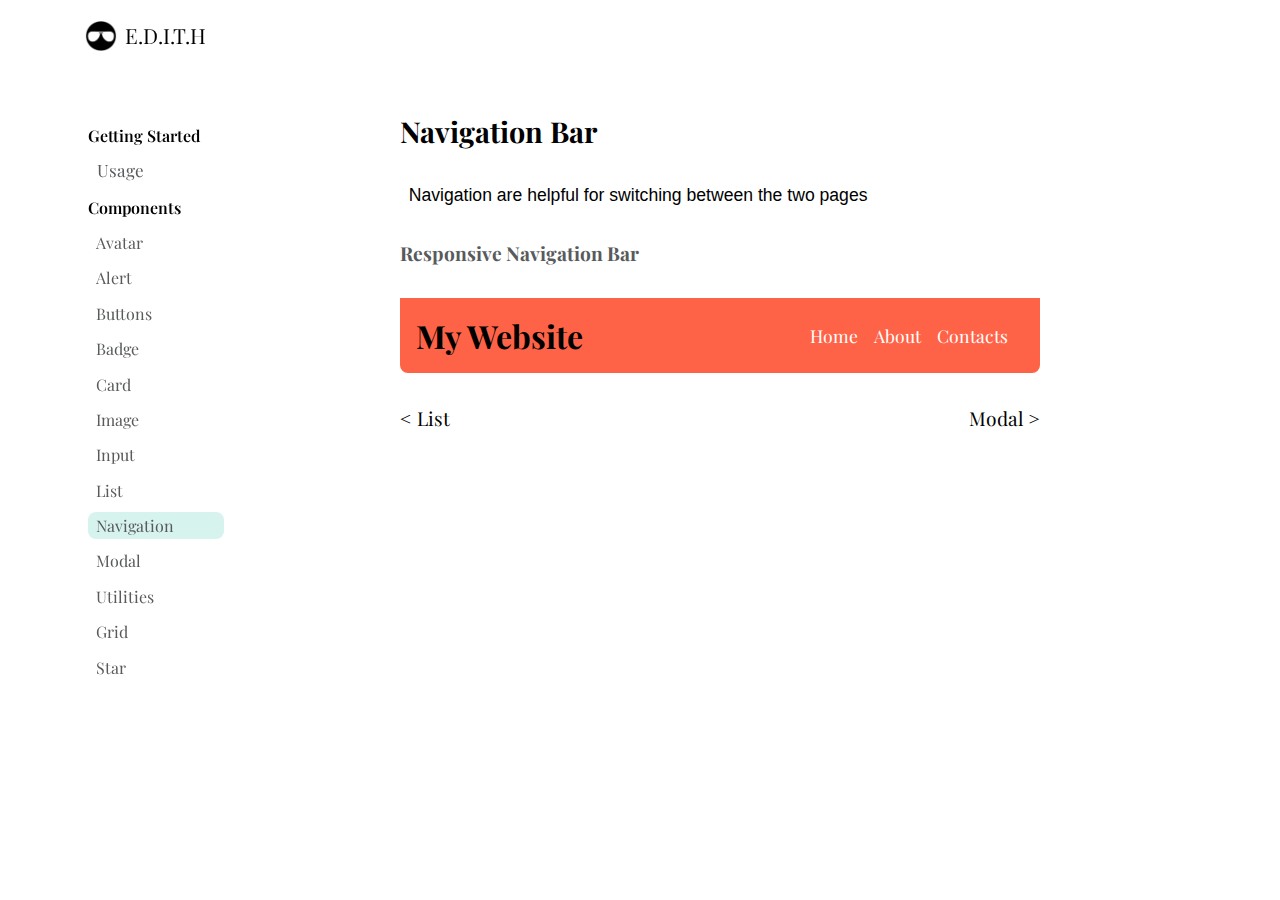
<file: Components/Navigation/navigation.html>
<!DOCTYPE html>
<html lang="en">
<head>
    <meta charset="UTF-8">
    <meta http-equiv="X-UA-Compatible" content="IE=edge">
    <meta name="viewport" content="width=device-width, initial-scale=1.0">
    <link rel="stylesheet" href="/Components/usage.css">
    <link rel="stylesheet" href="./navigation.css">
    <title>Navigation</title>
</head>
<body>
    <header class="page-header">
        <a class="brandname-link" href="/index.html">
            <span class="brandname">
                <img
                    class="brandname-logo"
                    src="../Images/EDITH.jpg"
                    alt="logo"
                />
                <span class="brandname-title">E.D.I.T.H</span>
            </span>
        </a>
    </header>

    <nav class="site-nav">
        <div class="nav-main-heading">Getting Started</div>

        <div class="nav-sub-heading">
            <a href="../usage.html">Usage</a>
        </div>

        <div class="nav-main-heading">Components</div>
        <ul class="nav-comp-section">
            <li class="component-links">
                <a href="../Avatar/avatar.html">Avatar</a>
            </li>
            <li class="component-links">
                <a href="../Alert/Alert.html">Alert</a>
            </li>
            <li class="component-links">
                <a href="../Buttons/Buttons.html">Buttons</a>
            </li>
            <li class="component-links">
                <a href="../Badge/badge.html">Badge</a>
            </li>
            <li class="component-links">
                <a href="../Card/card.html">Card</a>
            </li>   
            <li class="component-links">
                <a href="../Image/image.html">Image</a>
            </li>
            <li class="component-links">
                <a href="../Input/input.html">Input</a>
            </li>
            <li class="component-links">
                <a href="../List/list.html">List</a>
            </li>
            <li class="component-links">
                <a href="../Navigation/navigation.html" class="active">Navigation</a>
            </li>
            <li class="component-links">
                <a href="../Modal/modal.html">Modal</a>
            </li>
            <li class="component-links">
                <a href="../Utilities/utilities.html">Utilities</a>
            </li>
            <li class="component-links">
                <a href="../Grid/grid.html">Grid</a>
            </li>
            <li class="component-links">
                <a href="../Star/star.html">Star</a>
            </li>
        </ul>
    </nav>

    <main class="comp-disp">
        <h1 class="comp-disp-header">Navigation Bar</h1>
        <p class="comp-desc">Navigation are helpful for switching between the two pages</p>
        <script src="https://emgithub.com/embed.js?target=https%3A%2F%2Fgithub.com%2Fanandsr21harshit%2FEdith%2Fblob%2Fdev%2FComponents%2Fsnippet%2Fnavigation-css.txt&style=darcula&showCopy=on"></script>

        <h2 class="sub-comp-header">Responsive Navigation Bar</h2>
        <nav class="nav-bar">
            <h1 class="nav-brand">My Website</h1>
            <ul class="menus">
                <li class="menu"><a href="">Home</a></li>
                <li class="menu"><a href="">About</a</li>
                <li class="menu"><a href="">Contacts</a></li>
            </ul>
        </nav>
        <script src="https://emgithub.com/embed.js?target=https%3A%2F%2Fgithub.com%2Fanandsr21harshit%2FEdith%2Fblob%2Fdev%2FComponents%2Fsnippet%2Fnavigation.txt&style=darcula&showCopy=on"></script>
        <footer class="page-footer">
            <a href="/Components/List/list.html" class="footer-button">&lt; List</a>
            <a href="/Components/Modal/modal.html" class="footer-button">Modal &gt;</a>
        </footer>
    </main>
</body>
</html>
</file>
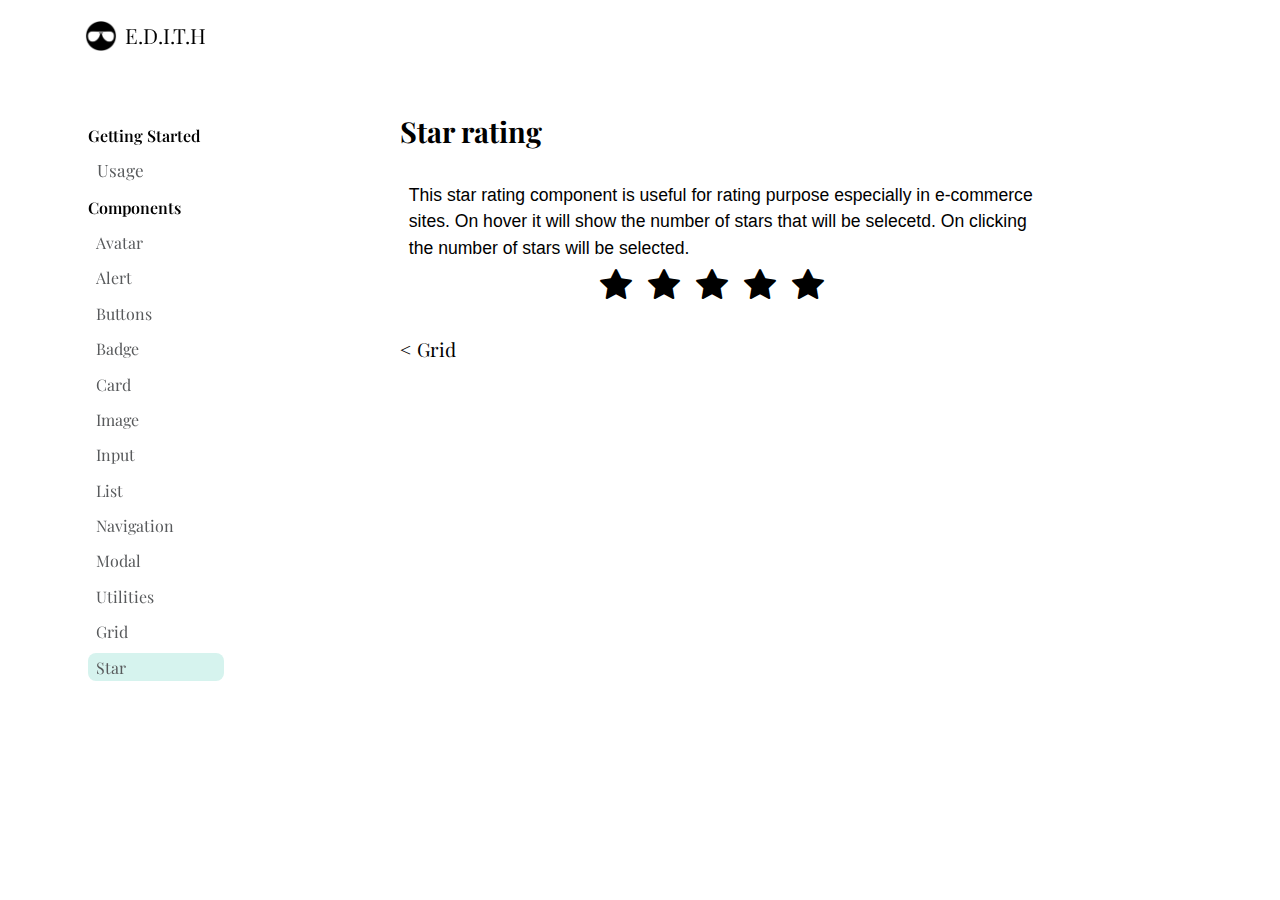
<file: Components/Star/star.html>
<!DOCTYPE html>
<html lang="en">
  <head>
    <meta charset="UTF-8" />
    <meta http-equiv="X-UA-Compatible" content="IE=edge" />
    <meta name="viewport" content="width=device-width, initial-scale=1.0" />
    <link rel="stylesheet" href="/Components/usage.css" />
    <link rel="stylesheet" href="./star.css" />
    <title>Star</title>
  </head>
  <body>
    <header class="page-header">
      <a class="brandname-link" href="/index.html">
        <span class="brandname">
          <img class="brandname-logo" src="../Images/EDITH.jpg" alt="logo" />
          <span class="brandname-title">E.D.I.T.H</span>
        </span>
      </a>
    </header>

    <nav class="site-nav">
      <div class="nav-main-heading">Getting Started</div>

      <div class="nav-sub-heading">
        <a href="../usage.html">Usage</a>
      </div>

      <div class="nav-main-heading">Components</div>
      <ul class="nav-comp-section">
        <li class="component-links">
          <a href="../Avatar/avatar.html">Avatar</a>
        </li>
        <li class="component-links">
          <a href="../Alert/Alert.html">Alert</a>
        </li>
        <li class="component-links">
          <a href="../Buttons/Buttons.html">Buttons</a>
        </li>
        <li class="component-links">
          <a href="../Badge/badge.html">Badge</a>
        </li>
        <li class="component-links">
          <a href="../Card/card.html">Card</a>
        </li>
        <li class="component-links">
          <a href="../Image/image.html">Image</a>
        </li>
        <li class="component-links">
          <a href="../Input/input.html">Input</a>
        </li>
        <li class="component-links">
          <a href="../List/list.html">List</a>
        </li>
        <li class="component-links">
          <a href="../Navigation/navigation.html">Navigation</a>
        </li>
        <li class="component-links">
          <a href="../Modal/modal.html">Modal</a>
        </li>
        <li class="component-links">
          <a href="../Utilities/utilities.html">Utilities</a>
        </li>
        <li class="component-links">
          <a href="../Grid/grid.html">Grid</a>
        </li>
        <li class="component-links">
          <a href="../Star/star.html" class="active">Star</a>
        </li>
      </ul>
    </nav>

    <main class="comp-disp">
      <h1 class="comp-disp-header">Star rating</h1>
      <script src="https://emgithub.com/embed.js?target=https%3A%2F%2Fgithub.com%2Fanandsr21harshit%2FEdith%2Fblob%2Ftemp-dev%2FComponents%2Fsnippet%2Fstar-css.txt&style=darcula&showCopy=on"></script>
      <p class="comp-desc">
        This star rating component is useful for rating purpose especially in
        e-commerce sites. On hover it will show the number of stars that will be
        selecetd. On clicking the number of stars will be selected.
      </p>
      <div class="star-container">
        <i class="bi bi-star-fill"></i>
        <i class="bi bi-star-fill"></i>
        <i class="bi bi-star-fill"></i>
        <i class="bi bi-star-fill"></i>
        <i class="bi bi-star-fill"></i>
      </div>
      <script src="https://emgithub.com/embed.js?target=https%3A%2F%2Fgithub.com%2Fanandsr21harshit%2FEdith%2Fblob%2Ftemp-dev%2FComponents%2Fsnippet%2Fstar.txt&style=darcula&showCopy=on"></script>
      <footer class="page-footer">
        <a href="/Components/Grid/grid.html" class="footer-button">&lt; Grid</a>
        <a href="#" class="footer-button"></a>
      </footer>
    </main>
    <script src="./star.js"></script>
  </body>
</html>
</file>
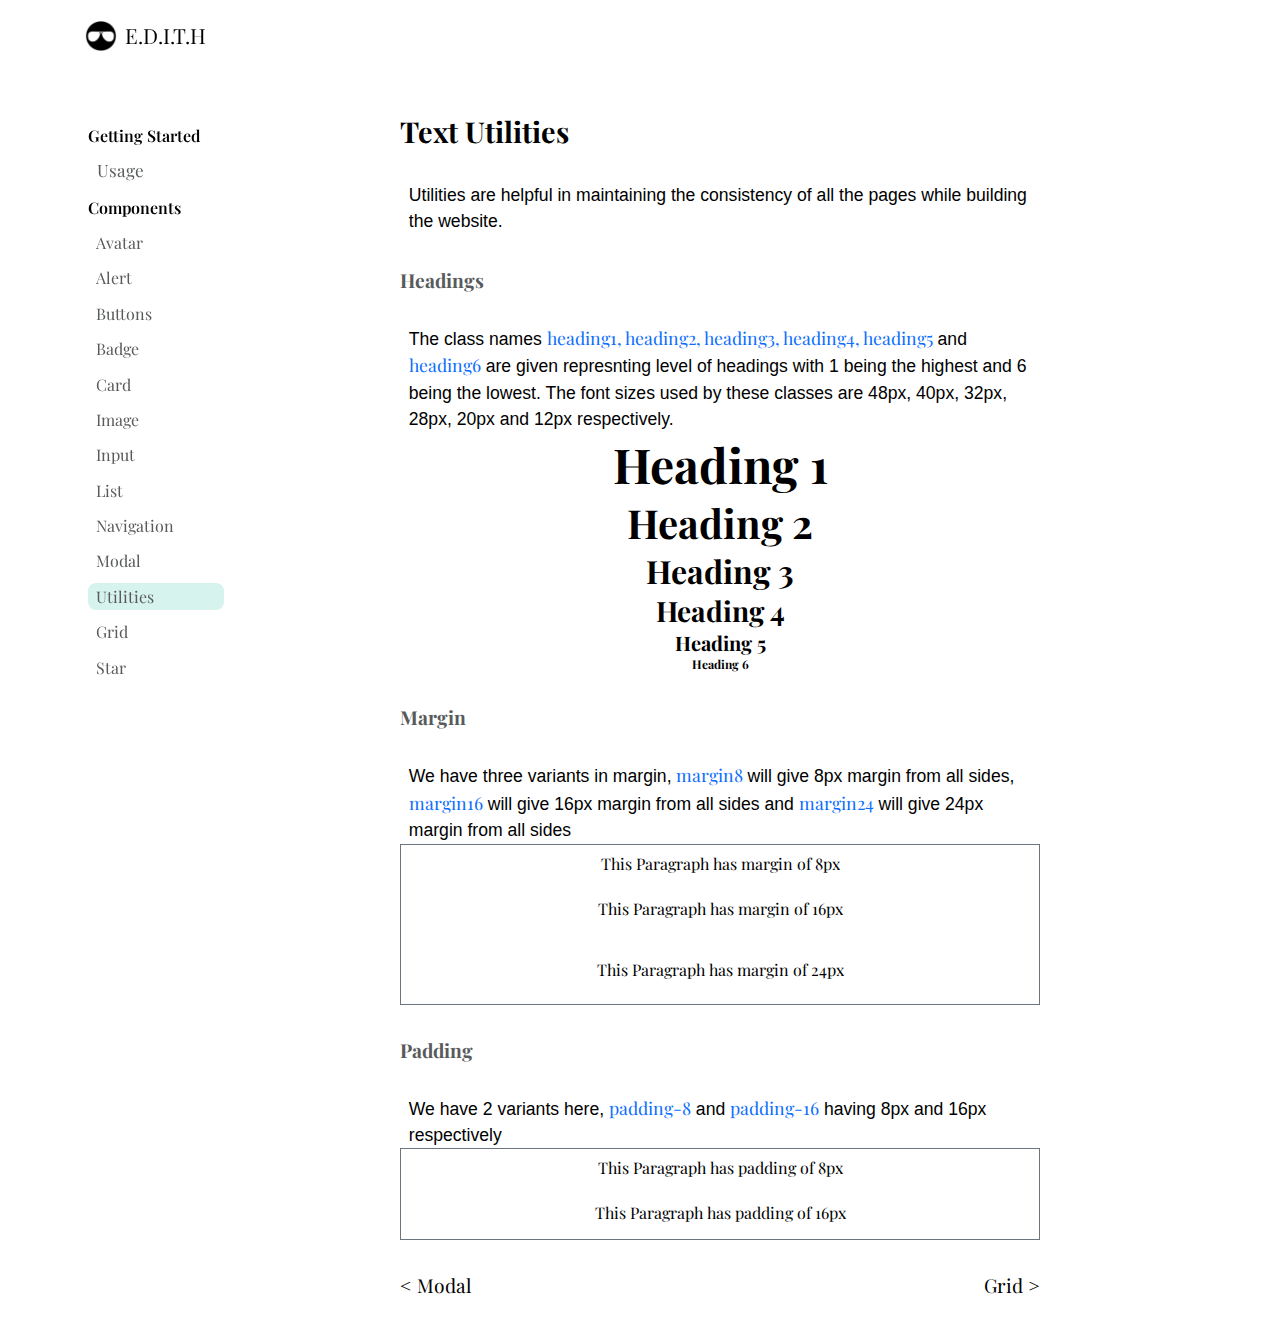
<file: Components/Utilities/utilities.html>
<!DOCTYPE html>
<html lang="en">
<head>
    <meta charset="UTF-8">
    <meta http-equiv="X-UA-Compatible" content="IE=edge">
    <meta name="viewport" content="width=device-width, initial-scale=1.0">
    <link rel="stylesheet" href="/Components/usage.css">
    <link rel="stylesheet" href="./utilities.css">
    <title>Utilities</title>
</head>
<body>
    <header class="page-header">
        <a class="brandname-link" href="/index.html">
            <span class="brandname">
                <img
                    class="brandname-logo"
                    src="../Images/EDITH.jpg"
                    alt="logo"
                />
                <span class="brandname-title">E.D.I.T.H</span>
            </span>
        </a>
    </header>
    <nav class="site-nav">
        <div class="nav-main-heading">Getting Started</div>

        <div class="nav-sub-heading">
            <a href="../usage.html">Usage</a>
        </div>

        <div class="nav-main-heading">Components</div>
        <ul class="nav-comp-section">
            <li class="component-links">
                <a href="../Avatar/avatar.html">Avatar</a>
            </li>
            <li class="component-links">
                <a href="../Alert/Alert.html">Alert</a>
            </li>
            <li class="component-links">
                <a href="../Buttons/Buttons.html">Buttons</a>
            </li>
            <li class="component-links">
                <a href="../Badge/badge.html">Badge</a>
            </li>
            <li class="component-links">
                <a href="../Card/card.html">Card</a>
            </li>   
            <li class="component-links">
                <a href="../Image/image.html">Image</a>
            </li>
            <li class="component-links">
                <a href="../Input/input.html">Input</a>
            </li>
            <li class="component-links">
                <a href="../List/list.html">List</a>
            </li>
            <li class="component-links">
                <a href="../Navigation/navigation.html">Navigation</a>
            </li>
            <li class="component-links">
                <a href="../Modal/modal.html">Modal</a>
            </li>
            <li class="component-links">
                <a href="../Utilities/utilities.html" class="active">Utilities</a>
            </li>
            <li class="component-links">
                <a href="../Grid/grid.html">Grid</a>
            </li>
            <li class="component-links">
                <a href="../Star/star.html">Star</a>
            </li>
        </ul>
    </nav>

    <main class="comp-disp">
        <h1 class="comp-disp-header">Text Utilities</h1>
        <p class="comp-desc">Utilities are helpful in maintaining the consistency of all the pages while building the website.</p>

        <h2 class="sub-comp-header">Headings</h2>
        <p class="comp-desc">
            The class names <span class="keywords">heading1, heading2, heading3, heading4, heading5</span> and <span class="keywords">heading6</span> are given represnting level of headings with 1 being the highest and 6 being the lowest.
            The font sizes used by these classes are 48px, 40px, 32px, 28px, 20px and 12px respectively.
        </p>
        <div class="heading-container">
            <h1 class="heading-1">Heading 1</h1>
            <h2 class="heading-2">Heading 2</h2>
            <h3 class="heading-3">Heading 3</h3>
            <h4 class="heading-4">Heading 4</h4>
            <h5 class="heading-5">Heading 5</h5>
            <h6 class="heading-6">Heading 6</h6>
        </div>
        <script src="https://emgithub.com/embed.js?target=https%3A%2F%2Fgithub.com%2Fanandsr21harshit%2FEdith%2Fblob%2Ftemp-dev%2FComponents%2Fsnippet%2Futilities.txt%23L1-L6&style=darcula&showCopy=on"></script>

        <h2 class="sub-comp-header">Margin</h2>
        <p class="comp-desc">We have three variants in margin, <span class="keywords">margin8 </span> will give 8px margin from all sides, <span class="keywords">margin16</span> will give 16px margin from all sides and <span class="keywords">margin24</span> will give 24px margin from all sides</p>

        <div class="margin-container">
            <p class="margin-8">This Paragraph has margin of 8px</p>
            <p class="margin-16">This Paragraph has margin of 16px</p>
            <p class="margin-24">This Paragraph has margin of 24px</p>
        </div>
        <script src="https://emgithub.com/embed.js?target=https%3A%2F%2Fgithub.com%2Fanandsr21harshit%2FEdith%2Fblob%2Ftemp-dev%2FComponents%2Fsnippet%2Futilities.txt%23L8-L10&style=darcula&showCopy=on"></script>

        <h2 class="sub-comp-header">Padding</h2>
        <p class="comp-desc">We have 2 variants here, <span class="keywords">padding-8</span> and <span class="keywords">padding-16</span> having 8px and 16px respectively</p>
        <div class="padding-container">
            <p class="padding-8">This Paragraph has padding of 8px</p>
            <p class="padding-16">This Paragraph has padding of 16px</p>
        </div>
        <script src="https://emgithub.com/embed.js?target=https%3A%2F%2Fgithub.com%2Fanandsr21harshit%2FEdith%2Fblob%2Ftemp-dev%2FComponents%2Fsnippet%2Futilities.txt%23L12-L13&style=darcula&showCopy=on"></script>
        <footer class="page-footer">
            <a href="../Modal/modal.html" class="footer-button">&lt; Modal</a>
            <a href="/Components/Grid/grid.html" class="footer-button">Grid &gt;</a>
        </footer>
    </main>
</body>
</html>
</file>
<file: index.css>
@import url("./Components/usage.css");

.landing-page-wrapper{
    display: flex;
    flex-direction: column;
    gap: 1rem;
    width: 25rem;
    margin: 30vh auto;
    align-items: center;
    text-align: center;
}

.landing-page-wrapper >h1{
    font-size: 4rem;
}

.logo{
    width: 5rem;
    height: auto;
}

.highlight{
    color: var(--bg-primary);
}

.btn{
    width:5.2rem
}
.btn-outline{
    color: var(--bg-primary);
}

@media screen and (max-width:420px) {
    .landing-page-wrapper{
        width: 15rem;
    }
    .landing-page-wrapper >h1{
        font-size: 3rem;
    }
}
</file>
<file: Components/usage.css>
@import url("../Components/css/global.css");
@import url("./Alert/Alert.css");
@import url("./Avatar/avatar.css");
@import url("./Buttons/Buttons.css");
@import url("./Card/card.css");
@import url("./Input/input.css");
@import url("./Badge/badge.css");
@import url("./List/list.css");
@import url("./Modal/modal.css");
@import url("./Navigation/navigation.css");
@import url("../Components/css/layout.css");
</file>
<file: Components/css/layout.css>
.page-header{
    padding: 1em 0;
    padding-bottom: 0.7em;
    position: fixed;
    top: 0;
    width: 100vw;
    z-index: 1;
    font-size: 1.3rem;
    display: flex;
    align-items: center;
    justify-content: space-between;
}

.brandname-link {
    margin-left: 4.1em;
    text-decoration: none;
}

.brandname{
    display: inline-flex;
}

.brandname-logo{
    width: 2rem;
    height: auto;
    margin-right: 0.5rem;
}

.brandname-title{
    color: black;
}

/* Navigation  */

.site-nav {
    position: fixed;
    top: 0;
    bottom: 0;
    margin-left: 5em;
    margin-top: 7em;
}

.nav-main-heading {
    font-size: 1rem;
    padding: 0.2em 0.5em;
    border-radius: 0.3em;
    display: block;
    width: 100%;
    font-weight: 600;
    margin-top: 0.6em;
}

.nav-sub-heading {
    font-size: 1.07rem;
    padding: 0.2em 0.5em;
    border-radius: 0.3em;
    display: block;
    width: 93%;
    color: #585a5c;
    margin-top: 0.3em;
    margin-left: 0.5em;
}

.nav-sub-heading:hover {
    background-color: #d6f3ee;
}

.nav-sub-heading > a {
    display: block;
    width: 100%;
    text-decoration: none;
    color: #585a5c;
}


.nav-comp-section {
    margin-top: 0.5em;
    padding-left: 0.5em;
}

.component-links {
    list-style: none;
    margin-bottom: 0.5em;
    font-size: 1rem;
    border-radius: 0.4em;
}

.component-links:hover {
    background-color: #d6f3ee;
}

.component-links > a {
    display: block;
    text-decoration: none;
    padding: 0.2em 0.5em;
    color: #585a5c;
    width: 100%;
}

.active{
    background-color:#d6f3ee ;
    border-radius: 0.5rem;
    padding: 0.5rem 0 0.5rem 0.5rem;
}

.comp-disp {
    max-width: 50%;
    margin-left: 25em;
    margin-top: 7em;
}

.import{
    width: 100%;
    border-radius: 0.5rem;
    margin: 1rem 0;
}

.comp-disp-header {
    margin: 2rem 0;
    font-size: 1.8rem;
}

.sub-comp-header{
    margin: 2rem 0;
    font-size: 1.2rem;
    color:#585a5c ;
}

.comp-desc {
    font-size: 1.1rem;
    margin-left: 0.5em;
    font-family: "Montserrat", sans-serif;
    line-height: 1.5em;
}

.page-footer{
    margin-top: 2rem;
    margin-bottom: 2rem;
    display: flex;
    justify-content: space-between;
}

.footer-button{
    text-decoration: none;
    color: black;
    font-size: 1.2rem;
}

/* Media Queries  */


@media (max-width: 1200px) {
    .site-nav {
        margin-left: 3em;
    }

    .comp-disp {
        max-width: 80%;
        margin-left: 18em;
        margin-right: 1em;
        margin-top: 7em;
    }

}

@media (max-width: 900px) {
    .page-header{
        padding: 1em 0;
        width: 100vw;
        position: static;
        font-size: 1.3rem;
        display: flex;
        align-items: center;
        justify-content: space-between;
    }
    .site-nav {
        display: none;
    }

    .comp-disp {
        max-width: 80%;
        margin-left: 2em;
        margin-right: 2em;
        margin-top: 2em;
    }
    .brandname-link{
        margin-left: 1.7em;
    }
    .comp-desc {
        font-size: 1rem;
        margin-left: 0.5em;
    }

}
</file>
<file: Components/Alert/Alert.css>
@import url("../css/global.css");
:root{
    --bg-primary: #93C5FD;
    --bg-secondary: #D1D5DB;
    --bg-success: #6EE7B7;
    --bg-danger: #F87171;
    --bg-warning: #FCD34D;
    --bg-info: #C4B5FD;
    --bg-dark: #9CA3AF;
    --text-primary: #1D4DE8;
    --text-secondary:#6B7280;
    --text-success: #047857;
    --text-warning: #92400E;
    --text-danger: #991B1B;
    --text-info: #7C3AED;
}

.alert-wrapper{
    margin: 2rem auto;
    width: 50rem;
    display: flex;
    flex-wrap: wrap;
    gap: 2rem;
}

.alert{
    width: 20rem;
    padding: 1rem;
    margin: 1rem 0;
    border-radius: 0.5rem;
    text-align: center;
    font-size: 1rem;
}

.alert-primary{
    background-color: var(--bg-primary);
    color: var(--text-primary);
}

.alert-secondary{
    background-color: var(--bg-secondary);
    color: var(--text-secondary);
}

.alert-success{
    background-color: var(--bg-success);
    color: var(--text-success);
}

.alert-danger{
    background-color: var(--bg-danger);
    color: var(--text-danger);
}

.alert-warning{
    background-color: var(--bg-warning);
    color: var(--text-warning);
}

.alert-info{
    background-color: var(--bg-info);
    color: var(--text-info);
}

.alert-dark{
    background-color: var(--bg-dark);
}

/* icon alerts */
.bi{
    margin-right: 1rem;
}


.alert-info-icon{
    background-color: var(--bg-info);
    text-align: left;
    color: var(--text-info);
}

.alert-warning-icon{
    background-color: var(--bg-warning);
    text-align: left;
    color: var(--text-warning);
}

.alert-danger-icon{
    background-color: var(--bg-danger);
    text-align: left;
    color: var(--text-danger);
}

/* Media Query */
 @media (max-width:900px){
     .alert-wrapper{
         width: 30rem;
     }
 }

 @media (max-width:480px){
    .alert-wrapper{
        width: 20rem;
    }
    .alert {
        width: 12rem;
        padding: 1rem;
        margin: 1rem 0;
        border-radius: 0.5rem;
        text-align: center;
        font-size: 0.8rem;
    }
}
</file>
<file: Components/Avatar/avatar.css>
@import url("../css/global.css");

.avatar-container{
    width: 40rem;   
    margin: 2rem auto;
    padding: 2rem;
    display: flex;
    flex-wrap: wrap;
    align-items: baseline;
    justify-content: space-between;
}

.avatar-circle{
    border-radius: 50%;
    margin: 0 1rem;
}

.avatar-xl{
    width: 7rem;  /*120px*/
    height: 7rem;
}

.avatar-l{
    width: 5rem;  /*96px*/
    height: 5rem;
}

.avatar-m{
    width: 4.5rem;
    height: 4.5rem;
}

.avatar-s{
    width: 3rem;
    height: 3rem;
}

.avatar{
    border-radius: 0.5rem;
    margin: 0 1rem;
}

.picture{
    position: relative;
}

.busy{
    width: 0.8rem;
    height: 0.8rem;
    background-color: red;
    border-radius: 50%;
    position:absolute;
    right: 25px;
    top:65px;
}

.available{
    width: 0.8rem;
    height: 0.8rem;
    background-color: green;
    border-radius: 50%;
    position:absolute;
    right: 25px;
    top:65px;
}

.brb{
    width: 0.8rem;
    height: 0.8rem;
    background-color: rgb(231, 231, 17);
    border-radius: 50%;
    position:absolute;
    right: 25px;
    top:65px;
}

.offline{
    width: 0.8rem;
    height: 0.8rem;
    background-color:gray;
    border-radius: 50%;
    position:absolute;
    right: 25px;
    top:65px;
}

/* Media Queries */
 @media (max-width:900px){
     .avatar-container{
         width: 50%;
         gap: 2rem;
     }
 }

 @media (max-width:420px){
    .avatar-container{
        width: 100%;
        gap: 2rem;
        padding: 0;
    }

}
</file>
<file: Components/Badge/badge.css>
:root{
    --notif-background:red;
    --text-color: white;
}
.badge-container{
    position: relative;
    width: fit-content;
    display: flex;
    margin: 2rem;
}

.bag-icon, .message-icon{
    width: 2em;
}

.notification{
    position: absolute;
    background-color: var(--notif-background);
    color: var(--text-color);
    border-radius: 50%;
    font-size: 0.8rem;
    width: 25%;
    height: 25%;
    min-width: 1rem;
    min-height: 1rem;
    display: flex;
    justify-content: center;
    align-items: center;
    left: 20px;
}

.msg-count{
    position: absolute;
    top: -5px;
}
</file>
<file: Components/Buttons/Buttons.css>
@import url("../css/global.css");

:root{
    --bg-primary:#0d6efd;
    --bg-secondary:#6c757d;
    --bg-success:#198754;
    --bg-danger:#dc3545;
    --bg-warning:#ffc107;
    --bg-info:#0dcaf0;
    --bg-primary-disbaled: #80aff7;
}

.btn-container{
    width: 60rem;
    margin: 3rem auto;
}

.btn{
    padding: 0.375rem 0.75rem;
    font-size: 1rem;
    border-radius: 0.25rem;
    line-height: 1.5;
    width: fit-content;
    color: white;
}

.btn:hover{
    cursor: pointer;
}

.btn-primary{
    background-color: var(--bg-primary);
    border: var(--bg-primary);
}

.btn-secondary{
    background-color: var(--bg-secondary);
    border: var(--bg-secondary);    
}

.btn-success{
    background-color: var(--bg-success);
    border: var(--bg-success);
}

.btn-danger{
    background-color: var(--bg-danger);
    border: var(--bg-danger);
}

.btn-warning{
    background-color: var(--bg-warning);
    border: var(--bg-warning);
    color: #dc3545;
}

.btn-info{
    background-color: var(--bg-info);
    border: var(--bg-info);
}

/* Outline Buttons */

.btn-outline{
    background-color: white;
}

.btn-primary-outline{
    border: 0.063rem solid var(--bg-primary);
    color: var(--bg-primary);
}

.btn-secondary-outline{
    border: 0.063rem solid var(--bg-secondary);
    color: var(--bg-secondary);
}

.btn-success-outline{
    border: 0.063rem solid var(--bg-success);
    color: var(--bg-success);
}

.btn-danger-outline{
    border: 0.063rem solid var(--bg-danger);
    color: var(--bg-danger);
}

.btn-warning-outline{
    border: 0.063rem solid var(--bg-warning);
    color: var(--bg-warning);
}

.btn-info-outline{
    border: 0.063rem solid var(--bg-info);
    color: var(--bg-info);
}

.btn-link{
    text-decoration: none;
    color: white;
}

.btn-icon{
    display: flex;
    align-items: center;
    justify-content: space-between;
    font-size: 1.125rem;
}
.icon{
    display: block;
    margin-right: 0.5rem;
}

@media (max-width:600px){
    .btn-container {
        width: auto;
        display: flex;
        margin: 3rem auto;
        flex-wrap: wrap;
        gap: 1rem;
    }
}
</file>
<file: Components/Card/card.css>
@import url("../Buttons/Buttons.css");
@import url("../css/global.css");

.card-container{
    margin: 2rem;
    display: flex;
    gap: 2rem;
    flex-wrap: wrap;
    align-items: center;
    justify-content: center;
}

.card{
    display: flex;
    flex-direction: column;
    box-shadow:  0 0 0.625rem gainsboro;
    width: min-content;
}
.card-img > img{
    width:25rem;
    height: 15rem;
}

.card-title{
    font-size: 1.3rem;
    font-weight: 600;
    margin-left: 0.5rem;
}

.card-sub-title{
    margin-left: 0.5rem;
    font-weight: 600;
}

.card-content{
    color: black;
    font-weight: 500;
    margin-top: 0.5rem;
    margin-left: 0.3rem;
}

.card-footer{
    margin-top: 1rem;
    padding: 1rem 1rem;
    display: flex;
    align-items: center;
    justify-content: space-between;
}

.icons{
    display: flex;
    align-items: center;
}

.icons img{
    margin: 0 1rem;
    width: 20px;
    height: auto;
}

/* card 2 */


.card-heading-top .heading{
    order: -1;
}

/* card 3 */

.card-without-icons .card-footer .icons{
    visibility: hidden;
}

/* card 4 */

.card-without-button .card-footer button{
    visibility: hidden;
}  

.card-with-badge{
    position: relative;
}

.badge{
    background-color: white;
    border-radius: 0.2rem;
    width: fit-content;
    position:absolute;
    top: 2rem;
    right: 0;
}

.card-without-image{
    width: 20rem;
}

.card-horizontal{
    width: 40rem;
}

/* Media Query */

@media (max-width:600px){
    .card-img > img {
        width: 16rem;
        height: 10rem;
    }
    .card-title {
        font-size: 1rem;
        font-weight: 600;
        margin-left: 0.5rem;
    }
    .card-sub-title {
        font-size: 1rem;
    }
    .card-content {
        font-size: 0.8rem;
    }
    .btn {
        padding: 0.2rem 0.5rem;
        font-size: 0.8rem;
    }
    .icons img{
        margin: 0 0.5rem;
        width: 1rem;
        height: auto;
    }
}
</file>
<file: Components/Grid/grid.css>
@import url("../css/global.css");

.display-grid{
    display: grid;
    grid-template-columns: repeat(auto-fit, minmax(10rem,1fr));
    gap: 1rem;
}

.box{
    background-color: var(--bg-primary);
    border: 4px solid var(--bg-danger);
    padding: 3rem;
    text-align: center;
}
.keywords{
    color:var(--bg-primary);
}
</file>
<file: Components/Image/image.css>
@import url("../css/global.css");
 
 .image-container{
     margin: 2rem auto;
     display: flex;
     flex-direction: column;
     align-items: center;
 }

 .round-image{
     border-radius: 50%;
     width: 25rem;
     height: 25rem;
     border: 1px solid black;
     object-fit:fill;
 }

 .responsive-image{
    width: 40rem;
    height: auto;
 }

 @media screen and (max-width:760px) {
     .responsive-image{
         width: 75%;
     }
 }

 @media screen and (max-width:620px) {
    .responsive-image{
        width: 90%;
    }
    .round-image{
        width: 100%;
        height: 25rem;
    }
}

@media screen and (max-width:420px) {
    .round-image{
        width: 100%;
        height: 18rem;
    }
}
</file>
<file: Components/Input/input.css>
@import url("../css/global.css");

.input-container{
    width: fit-content;
    padding: 0.5rem;
    margin: 2rem;
    display: flex;
    flex-direction: column;
}

.input{ 
    padding: 0.3rem;
    width: 20rem;
    border-radius: 0.3rem;
    border: 1px solid black;
    margin: 0.5rem 0rem;
}

.input-error{
    border: 1px solid red;
}

.error-txt{
    color: red;
}

.radio-container{
    width: fit-content;
    padding: 0.5rem;
    margin: 2rem;
}

.radio-container label{
    margin-right:0.5rem ;
}

/* Media Query */

@media (max-width:600px){
    .input {
        width: 15rem;
    }
}

@media (max-width:400px){
    .input-container{
        margin: 0;
    }
    .input {
        width: 100%;
    }
}
</file>
<file: Components/List/list.css>
:root{
    --border-light: #e6e6e9;
    --background-light: rgb(194, 191, 191);
}
.list-container{
    list-style-type: none;
    border: 1px solid var(--border-light);
    width:fit-content;
    min-width: 10rem;
    padding: 1rem;
    margin: 1.5rem;
}
.list-heading{
    font-size: 1.5rem;
    margin-bottom: 1rem;
}

.list-container >li{
    margin: 0.8rem 0;
}

.stacked{
    background-color: var(--background-light);
    padding: 0.8rem;
    border-radius: 0.5rem;
    text-align: center;
}
</file>
<file: Components/Modal/modal.css>
:root{
    --modal-conatiner-background: rgba(240, 248, 255, 0.589);
    --modal-border: gray;
    --modal-content: black;
    --box-shadow:rgba(0, 0, 0, 0.35);
    --modal-content-background:white;
}

.modal-container{
    position: fixed;
    background-color: var(--modal-conatiner-background);
    z-index: 2;
    left: 0;
    top: 0;
    width: 100%;
    height: 100%;
    display: none;
    align-items: center;
    justify-content: center;
}

.modal-content{
    border: 1px solid black;
    max-width: 25rem;
    display: flex;
    flex-direction: column;
    padding: 1rem;
    position: relative;
    background-color: var(--modal-content-background);
    color: var(--modal-content);
    border: 1px solid var(--modal-border);
    box-shadow: var(--box-shadow) 0px 5px 15px;
}

.modal-title{
    display: flex;
    justify-content: space-between;
    margin: 0 0 0.8rem 0;
}

.modal-header{
    font-size: 1.2rem;
    font-weight: bolder;
}

.modal-delete{
    font-size: 1.2rem;
}

.modal-delete:hover{
    cursor: pointer;
    font-weight: bolder;
}

.modal-description{
    margin: 0.5rem 0;
}

.modal-buttons{
    display: flex;
    gap: 1rem;
    justify-content: flex-end;
}
</file>
<file: Components/Navigation/navigation.css>
:root{
    --navigation-background:tomato;
    --menu-link-color:white;
}
.nav-bar{
    background-color: var(--navigation-background);
    display: flex;
    align-items: center;
    justify-content: space-between;
    padding: 1rem;
    border-radius: 0 0 0.5rem 0.5rem ;
    flex-wrap: wrap;
    gap: 1rem;
    margin: 1rem 0;
}

.menus{
    display: flex;
}

.menu{
    list-style: none;
    margin-right: 1rem;
}

.menu > a{
    text-decoration: none;
    color: var(--menu-link-color);
    font-size: 1.1rem;
}
</file>
<file: Components/Star/star.css>
@import url("../css/global.css");

.star-container {
    max-width: 50%;
    margin: 0 auto;
    font-size: 2rem;
    display: flex;
    justify-content: center;
  }
  
  .star {
    color: rgb(255, 215, 0);
  }
  
  .hover {
    color: rgb(255, 215, 0, 0.4);
  }
</file>
<file: Components/Utilities/utilities.css>
.heading-container{
    display: flex;
    flex-direction: column;
    align-items: center;
}

.heading-1{
    font-size: 48px;
}

.heading-2{
    font-size: 40px;
}

.heading-3{
    font-size: 32px;
}

.heading-4{
    font-size: 28px;
}

.heading-5{
    font-size: 20px;
}

.heading-6{
    font-size: 12px;
}

.keywords{
    color:var(--bg-primary);
}

.margin-container{
    display: flex;
    flex-direction: column;
    align-items: center;
    border: 1px solid var(--bg-secondary);
}

.margin-8{
    margin: 8px;
}

.margin-16{
    margin: 16px;
}

.margin-24{
    margin: 24px;
}

.padding-container{
    display: flex;
    flex-direction: column;
    align-items: center;
    border: 1px solid var(--bg-secondary);
}

.padding-8{
    padding: 8px;
}

.padding-16{
    padding: 16px;
}
</file>
